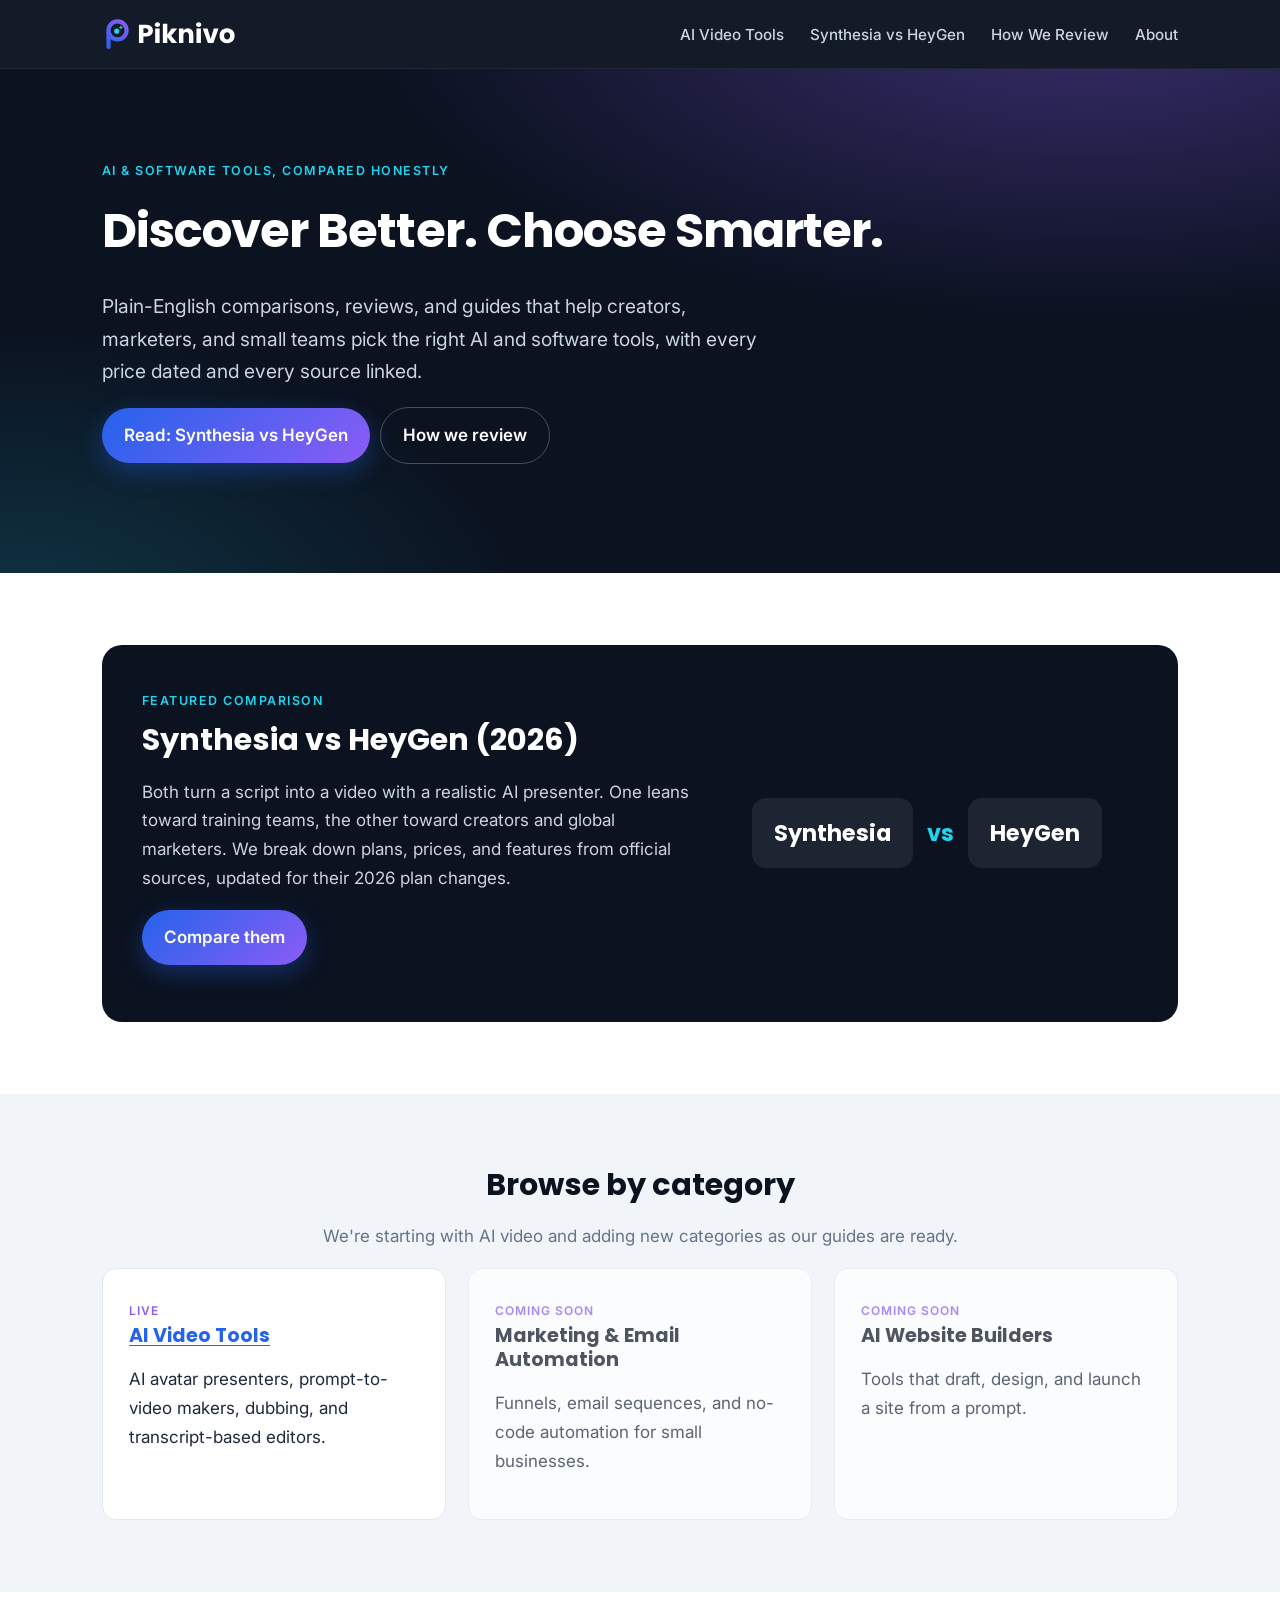
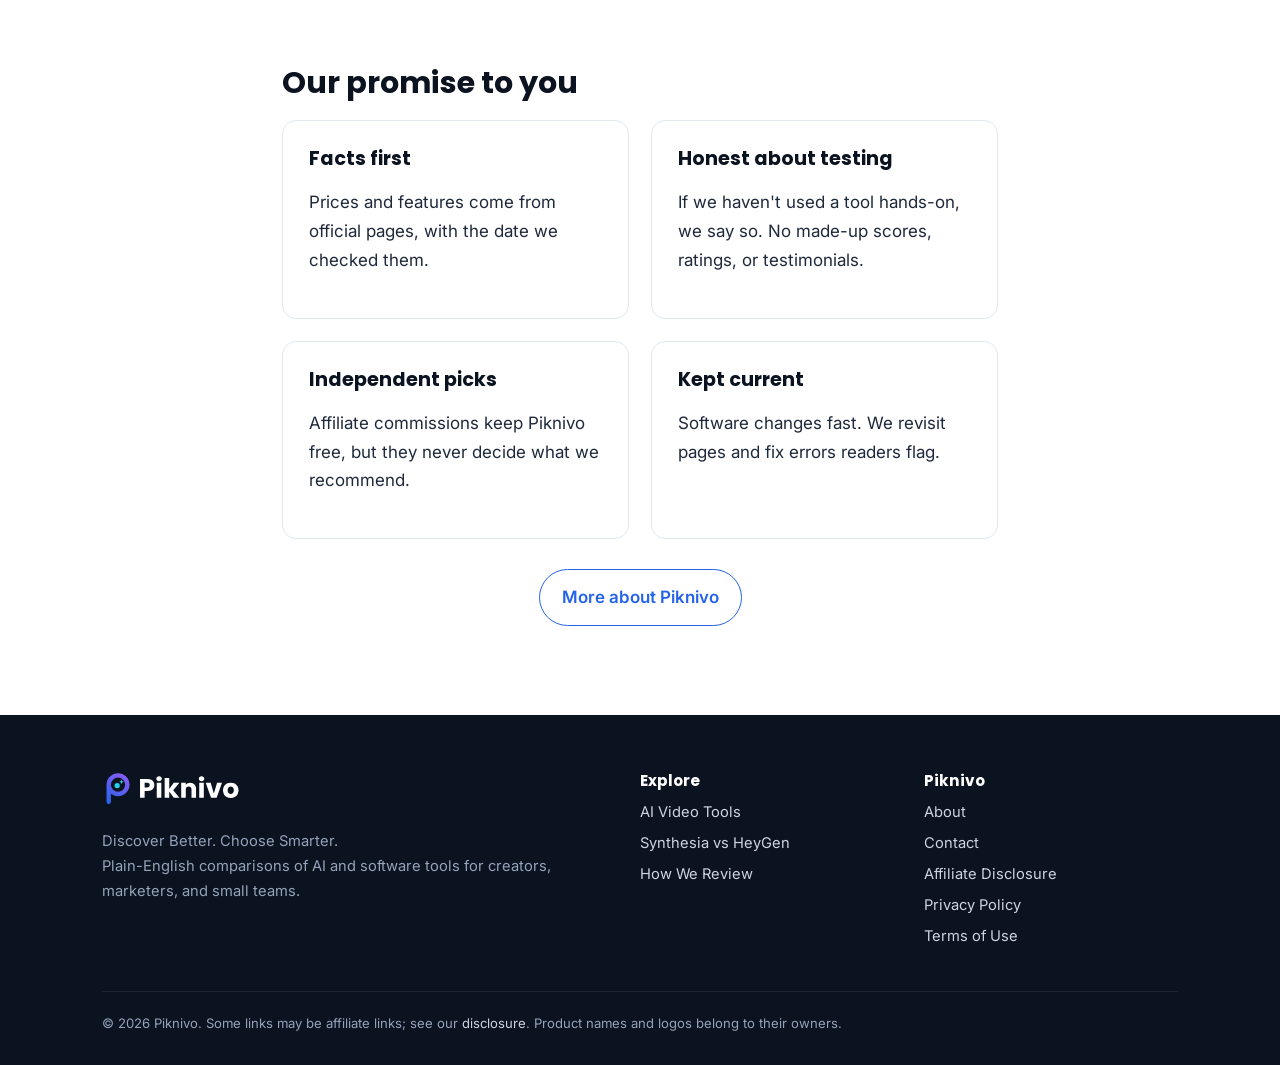
<file: index.html>
<!doctype html>
<html lang="en-US">
<head>
<meta charset="utf-8">
<meta name="viewport" content="width=device-width,initial-scale=1">
<title>Piknivo: Honest AI &amp; Software Tool Comparisons</title>
<meta name="description" content="Plain-English comparisons, reviews, and guides to AI video tools and software for creators, marketers, and small teams. Prices dated, sources linked.">
<link rel="canonical" href="https://piknivo-site.pages.dev/">
<meta property="og:type" content="website">
<meta property="og:site_name" content="Piknivo">
<meta property="og:title" content="Piknivo: Honest AI &amp; Software Tool Comparisons">
<meta property="og:description" content="Plain-English comparisons, reviews, and guides to AI video tools and software for creators, marketers, and small teams. Prices dated, sources linked.">
<meta property="og:url" content="https://piknivo-site.pages.dev/">
<meta property="og:image" content="https://piknivo-site.pages.dev/assets/img/og-default.png">
<meta name="twitter:card" content="summary_large_image">
<meta name="theme-color" content="#0B1220">
<link rel="icon" href="/favicon.ico" sizes="any">
<link rel="icon" href="/assets/brand/favicon.svg" type="image/svg+xml">
<link rel="apple-touch-icon" href="/assets/brand/favicon-180.png">
<link rel="preconnect" href="https://fonts.googleapis.com"><link rel="preconnect" href="https://fonts.gstatic.com" crossorigin>
<link href="https://fonts.googleapis.com/css2?family=Inter:wght@400;500;600&family=Poppins:wght@600;700&display=swap" rel="stylesheet">
<link rel="stylesheet" href="/assets/css/site.css">
<script async src="https://www.googletagmanager.com/gtag/js?id=G-3NCB134CXC"></script><script>window.dataLayer=window.dataLayer||[];function gtag(){dataLayer.push(arguments);}gtag('js',new Date());gtag('config','G-3NCB134CXC');</script><script type="application/ld+json">{"@context": "https://schema.org", "@type": "Organization", "name": "Piknivo", "url": "https://piknivo-site.pages.dev", "logo": "https://piknivo-site.pages.dev/assets/brand/piknivo-mark.png", "slogan": "Discover Better. Choose Smarter.", "email": "piknivo@gmail.com"}</script><script type="application/ld+json">{"@context": "https://schema.org", "@type": "WebSite", "name": "Piknivo", "url": "https://piknivo-site.pages.dev"}</script>
</head>
<body data-page-type="home" data-content-id="home">
<a class="skip" href="#main">Skip to content</a>
<header class="site"><div class="wrap">
<a class="logo" href="/" aria-label="Piknivo home"><img src="/assets/brand/piknivo-horizontal-white.svg" alt="Piknivo" width="150" height="34"></a>
<button class="menu-btn" aria-label="Menu" aria-expanded="false">☰</button>
<nav class="main" aria-label="Main"><ul><li><a href="/ai-video-tools/">AI Video Tools</a></li><li><a href="/synthesia-vs-heygen/">Synthesia vs HeyGen</a></li><li><a href="/how-we-review/">How We Review</a></li><li><a href="/about/">About</a></li></ul></nav>
</div></header>

<main id="main">

<section class="hero"><div class="wrap">
<span class="eyebrow">AI &amp; software tools, compared honestly</span>
<h1>Discover Better. Choose Smarter.</h1>
<p class="lead">Plain-English comparisons, reviews, and guides that help creators, marketers, and small teams pick the right AI and software tools, with every price dated and every source linked.</p>
<p><a class="btn btn-primary" href="/synthesia-vs-heygen/" data-track="cta" data-loc="hero">Read: Synthesia vs HeyGen</a><a class="btn btn-ghost" href="/how-we-review/" data-track="cta" data-loc="hero">How we review</a></p>
</div></section>

<section class="block"><div class="wrap">
<div class="feature">
<div><span class="eyebrow">Featured comparison</span>
<h2>Synthesia vs HeyGen (2026)</h2>
<p>Both turn a script into a video with a realistic AI presenter. One leans toward training teams, the other toward creators and global marketers. We break down plans, prices, and features from official sources, updated for their 2026 plan changes.</p>
<p><a class="btn btn-primary" href="/synthesia-vs-heygen/" data-track="cta" data-loc="featured">Compare them</a></p></div>
<div class="vs"><span>Synthesia</span><b>vs</b><span>HeyGen</span></div>
</div>
</div></section>

<section class="block alt"><div class="wrap">
<h2 class="mt0 center">Browse by category</h2>
<p class="center muted">We're starting with AI video and adding new categories as our guides are ready.</p>
<div class="grid g3">
<div class="card"><span class="tag">Live</span><h3><a class="stretch" href="/ai-video-tools/">AI Video Tools</a></h3><p>AI avatar presenters, prompt-to-video makers, dubbing, and transcript-based editors.</p></div>
<div class="card soon"><span class="tag">Coming soon</span><h3>Marketing &amp; Email Automation</h3><p>Funnels, email sequences, and no-code automation for small businesses.</p></div>
<div class="card soon"><span class="tag">Coming soon</span><h3>AI Website Builders</h3><p>Tools that draft, design, and launch a site from a prompt.</p></div>
</div>
</div></section>

<section class="block"><div class="wrap narrow">
<h2 class="mt0">Our promise to you</h2>
<div class="grid g2">
<div class="card"><h3>Facts first</h3><p>Prices and features come from official pages, with the date we checked them.</p></div>
<div class="card"><h3>Honest about testing</h3><p>If we haven't used a tool hands-on, we say so. No made-up scores, ratings, or testimonials.</p></div>
<div class="card"><h3>Independent picks</h3><p>Affiliate commissions keep Piknivo free, but they never decide what we recommend.</p></div>
<div class="card"><h3>Kept current</h3><p>Software changes fast. We revisit pages and fix errors readers flag.</p></div>
</div>
<p class="center" style="margin-top:30px"><a class="btn btn-outline" href="/about/">More about Piknivo</a></p>
</div></section>

</main>
<footer class="site"><div class="wrap">
<div class="cols">
<div><img src="/assets/brand/piknivo-horizontal-white.svg" alt="Piknivo" width="140" height="32" loading="lazy">
<p>Discover Better. Choose Smarter.<br>Plain-English comparisons of AI and software tools for creators, marketers, and small teams.</p></div>
<div><h4>Explore</h4><ul><li><a href="/ai-video-tools/">AI Video Tools</a></li><li><a href="/synthesia-vs-heygen/">Synthesia vs HeyGen</a></li><li><a href="/how-we-review/">How We Review</a></li></ul></div>
<div><h4>Piknivo</h4><ul><li><a href="/about/">About</a></li><li><a href="/contact/">Contact</a></li><li><a href="/affiliate-disclosure/">Affiliate Disclosure</a></li><li><a href="/privacy-policy/">Privacy Policy</a></li><li><a href="/terms/">Terms of Use</a></li></ul></div>
</div>
<div class="legal">© 2026 Piknivo. Some links may be affiliate links; see our <a href="/affiliate-disclosure/">disclosure</a>. Product names and logos belong to their owners.</div>
</div></footer>
<script src="/assets/js/analytics.js" defer></script>
</body>
</html>
</file>
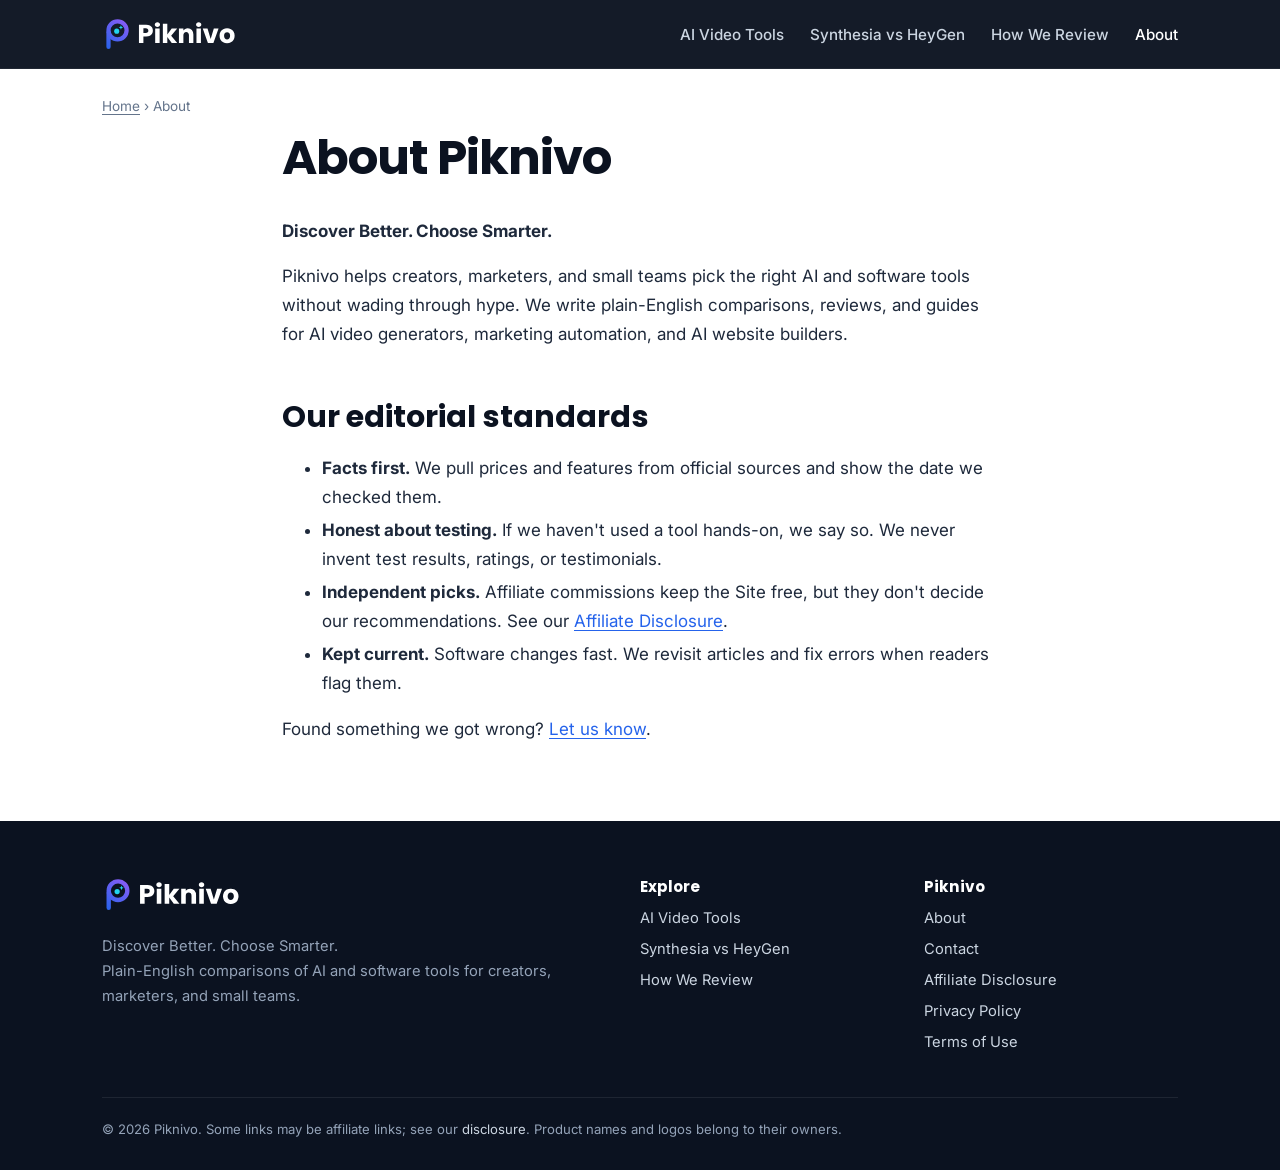
<file: about/index.html>
<!doctype html>
<html lang="en-US">
<head>
<meta charset="utf-8">
<meta name="viewport" content="width=device-width,initial-scale=1">
<title>About Piknivo | Discover Better. Choose Smarter.</title>
<meta name="description" content="Piknivo publishes plain-English, source-linked comparisons of AI and software tools. Meet our editorial standards.">
<link rel="canonical" href="https://piknivo-site.pages.dev/about/">
<meta property="og:type" content="website">
<meta property="og:site_name" content="Piknivo">
<meta property="og:title" content="About Piknivo | Discover Better. Choose Smarter.">
<meta property="og:description" content="Piknivo publishes plain-English, source-linked comparisons of AI and software tools. Meet our editorial standards.">
<meta property="og:url" content="https://piknivo-site.pages.dev/about/">
<meta property="og:image" content="https://piknivo-site.pages.dev/assets/img/og-default.png">
<meta name="twitter:card" content="summary_large_image">
<meta name="theme-color" content="#0B1220">
<link rel="icon" href="/favicon.ico" sizes="any">
<link rel="icon" href="/assets/brand/favicon.svg" type="image/svg+xml">
<link rel="apple-touch-icon" href="/assets/brand/favicon-180.png">
<link rel="preconnect" href="https://fonts.googleapis.com"><link rel="preconnect" href="https://fonts.gstatic.com" crossorigin>
<link href="https://fonts.googleapis.com/css2?family=Inter:wght@400;500;600&family=Poppins:wght@600;700&display=swap" rel="stylesheet">
<link rel="stylesheet" href="/assets/css/site.css">
<script async src="https://www.googletagmanager.com/gtag/js?id=G-3NCB134CXC"></script><script>window.dataLayer=window.dataLayer||[];function gtag(){dataLayer.push(arguments);}gtag('js',new Date());gtag('config','G-3NCB134CXC');</script><script type="application/ld+json">{"@context": "https://schema.org", "@type": "BreadcrumbList", "itemListElement": [{"@type": "ListItem", "position": 1, "name": "Home", "item": "https://piknivo-site.pages.dev/"}, {"@type": "ListItem", "position": 2, "name": "About", "item": "https://piknivo-site.pages.dev/about/"}]}</script>
</head>
<body data-page-type="static" data-content-id="about">
<a class="skip" href="#main">Skip to content</a>
<header class="site"><div class="wrap">
<a class="logo" href="/" aria-label="Piknivo home"><img src="/assets/brand/piknivo-horizontal-white.svg" alt="Piknivo" width="150" height="34"></a>
<button class="menu-btn" aria-label="Menu" aria-expanded="false">☰</button>
<nav class="main" aria-label="Main"><ul><li><a href="/ai-video-tools/">AI Video Tools</a></li><li><a href="/synthesia-vs-heygen/">Synthesia vs HeyGen</a></li><li><a href="/how-we-review/">How We Review</a></li><li><a href="/about/" aria-current="page">About</a></li></ul></nav>
</div></header>
<div class="wrap"><nav class="crumbs" aria-label="Breadcrumb"><a href="/">Home</a> › <span>About</span></nav></div>
<main id="main">
<article class="post"><div class="wrap narrow"><h1>About Piknivo</h1>
<p><strong>Discover Better. Choose Smarter.</strong></p>
<p>Piknivo helps creators, marketers, and small teams pick the right AI and software tools without wading through hype. We write plain-English comparisons, reviews, and guides for AI video generators, marketing automation, and AI website builders.</p>
<h2>Our editorial standards</h2>
<ul>
<li><strong>Facts first.</strong> We pull prices and features from official sources and show the date we checked them.</li>
<li><strong>Honest about testing.</strong> If we haven't used a tool hands-on, we say so. We never invent test results, ratings, or testimonials.</li>
<li><strong>Independent picks.</strong> Affiliate commissions keep the Site free, but they don't decide our recommendations. See our <a href="/affiliate-disclosure/">Affiliate Disclosure</a>.</li>
<li><strong>Kept current.</strong> Software changes fast. We revisit articles and fix errors when readers flag them.</li>
</ul>
<p>Found something we got wrong? <a href="/contact/">Let us know</a>.</p></div></article>
</main>
<footer class="site"><div class="wrap">
<div class="cols">
<div><img src="/assets/brand/piknivo-horizontal-white.svg" alt="Piknivo" width="140" height="32" loading="lazy">
<p>Discover Better. Choose Smarter.<br>Plain-English comparisons of AI and software tools for creators, marketers, and small teams.</p></div>
<div><h4>Explore</h4><ul><li><a href="/ai-video-tools/">AI Video Tools</a></li><li><a href="/synthesia-vs-heygen/">Synthesia vs HeyGen</a></li><li><a href="/how-we-review/">How We Review</a></li></ul></div>
<div><h4>Piknivo</h4><ul><li><a href="/about/">About</a></li><li><a href="/contact/">Contact</a></li><li><a href="/affiliate-disclosure/">Affiliate Disclosure</a></li><li><a href="/privacy-policy/">Privacy Policy</a></li><li><a href="/terms/">Terms of Use</a></li></ul></div>
</div>
<div class="legal">© 2026 Piknivo. Some links may be affiliate links; see our <a href="/affiliate-disclosure/">disclosure</a>. Product names and logos belong to their owners.</div>
</div></footer>
<script src="/assets/js/analytics.js" defer></script>
</body>
</html>
</file>
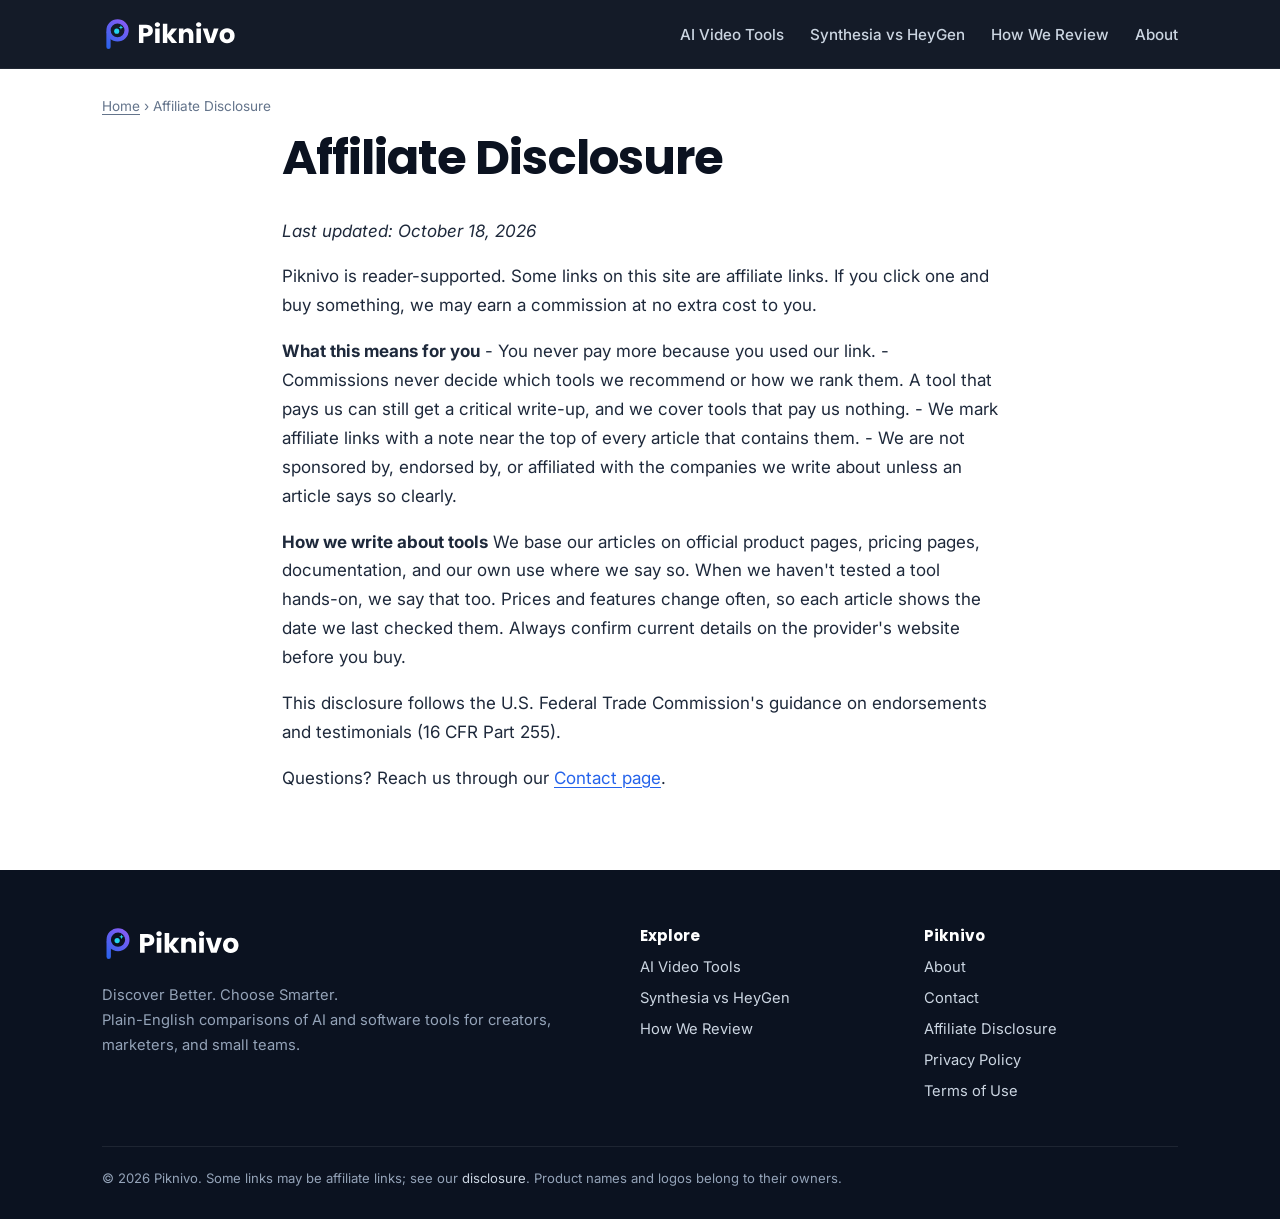
<file: affiliate-disclosure/index.html>
<!doctype html>
<html lang="en-US">
<head>
<meta charset="utf-8">
<meta name="viewport" content="width=device-width,initial-scale=1">
<title>Affiliate Disclosure | Piknivo</title>
<meta name="description" content="How Piknivo earns money through affiliate links, and why commissions never change our recommendations.">
<link rel="canonical" href="https://piknivo-site.pages.dev/affiliate-disclosure/">
<meta property="og:type" content="website">
<meta property="og:site_name" content="Piknivo">
<meta property="og:title" content="Affiliate Disclosure | Piknivo">
<meta property="og:description" content="How Piknivo earns money through affiliate links, and why commissions never change our recommendations.">
<meta property="og:url" content="https://piknivo-site.pages.dev/affiliate-disclosure/">
<meta property="og:image" content="https://piknivo-site.pages.dev/assets/img/og-default.png">
<meta name="twitter:card" content="summary_large_image">
<meta name="theme-color" content="#0B1220">
<link rel="icon" href="/favicon.ico" sizes="any">
<link rel="icon" href="/assets/brand/favicon.svg" type="image/svg+xml">
<link rel="apple-touch-icon" href="/assets/brand/favicon-180.png">
<link rel="preconnect" href="https://fonts.googleapis.com"><link rel="preconnect" href="https://fonts.gstatic.com" crossorigin>
<link href="https://fonts.googleapis.com/css2?family=Inter:wght@400;500;600&family=Poppins:wght@600;700&display=swap" rel="stylesheet">
<link rel="stylesheet" href="/assets/css/site.css">
<script async src="https://www.googletagmanager.com/gtag/js?id=G-3NCB134CXC"></script><script>window.dataLayer=window.dataLayer||[];function gtag(){dataLayer.push(arguments);}gtag('js',new Date());gtag('config','G-3NCB134CXC');</script><script type="application/ld+json">{"@context": "https://schema.org", "@type": "BreadcrumbList", "itemListElement": [{"@type": "ListItem", "position": 1, "name": "Home", "item": "https://piknivo-site.pages.dev/"}, {"@type": "ListItem", "position": 2, "name": "Affiliate Disclosure", "item": "https://piknivo-site.pages.dev/affiliate-disclosure/"}]}</script>
</head>
<body data-page-type="static" data-content-id="affiliate-disclosure">
<a class="skip" href="#main">Skip to content</a>
<header class="site"><div class="wrap">
<a class="logo" href="/" aria-label="Piknivo home"><img src="/assets/brand/piknivo-horizontal-white.svg" alt="Piknivo" width="150" height="34"></a>
<button class="menu-btn" aria-label="Menu" aria-expanded="false">☰</button>
<nav class="main" aria-label="Main"><ul><li><a href="/ai-video-tools/">AI Video Tools</a></li><li><a href="/synthesia-vs-heygen/">Synthesia vs HeyGen</a></li><li><a href="/how-we-review/">How We Review</a></li><li><a href="/about/">About</a></li></ul></nav>
</div></header>
<div class="wrap"><nav class="crumbs" aria-label="Breadcrumb"><a href="/">Home</a> › <span>Affiliate Disclosure</span></nav></div>
<main id="main">
<article class="post"><div class="wrap narrow"><h1>Affiliate Disclosure</h1>
<p><em>Last updated: October 18, 2026</em></p>
<p>Piknivo is reader-supported. Some links on this site are affiliate links. If you click one and buy something, we may earn a commission at no extra cost to you.</p>
<p><strong>What this means for you</strong>
- You never pay more because you used our link.
- Commissions never decide which tools we recommend or how we rank them. A tool that pays us can still get a critical write-up, and we cover tools that pay us nothing.
- We mark affiliate links with a note near the top of every article that contains them.
- We are not sponsored by, endorsed by, or affiliated with the companies we write about unless an article says so clearly.</p>
<p><strong>How we write about tools</strong>
We base our articles on official product pages, pricing pages, documentation, and our own use where we say so. When we haven't tested a tool hands-on, we say that too. Prices and features change often, so each article shows the date we last checked them. Always confirm current details on the provider's website before you buy.</p>
<p>This disclosure follows the U.S. Federal Trade Commission's guidance on endorsements and testimonials (16 CFR Part 255).</p>
<p>Questions? Reach us through our <a href="/contact/">Contact page</a>.</p></div></article>
</main>
<footer class="site"><div class="wrap">
<div class="cols">
<div><img src="/assets/brand/piknivo-horizontal-white.svg" alt="Piknivo" width="140" height="32" loading="lazy">
<p>Discover Better. Choose Smarter.<br>Plain-English comparisons of AI and software tools for creators, marketers, and small teams.</p></div>
<div><h4>Explore</h4><ul><li><a href="/ai-video-tools/">AI Video Tools</a></li><li><a href="/synthesia-vs-heygen/">Synthesia vs HeyGen</a></li><li><a href="/how-we-review/">How We Review</a></li></ul></div>
<div><h4>Piknivo</h4><ul><li><a href="/about/">About</a></li><li><a href="/contact/">Contact</a></li><li><a href="/affiliate-disclosure/">Affiliate Disclosure</a></li><li><a href="/privacy-policy/">Privacy Policy</a></li><li><a href="/terms/">Terms of Use</a></li></ul></div>
</div>
<div class="legal">© 2026 Piknivo. Some links may be affiliate links; see our <a href="/affiliate-disclosure/">disclosure</a>. Product names and logos belong to their owners.</div>
</div></footer>
<script src="/assets/js/analytics.js" defer></script>
</body>
</html>
</file>
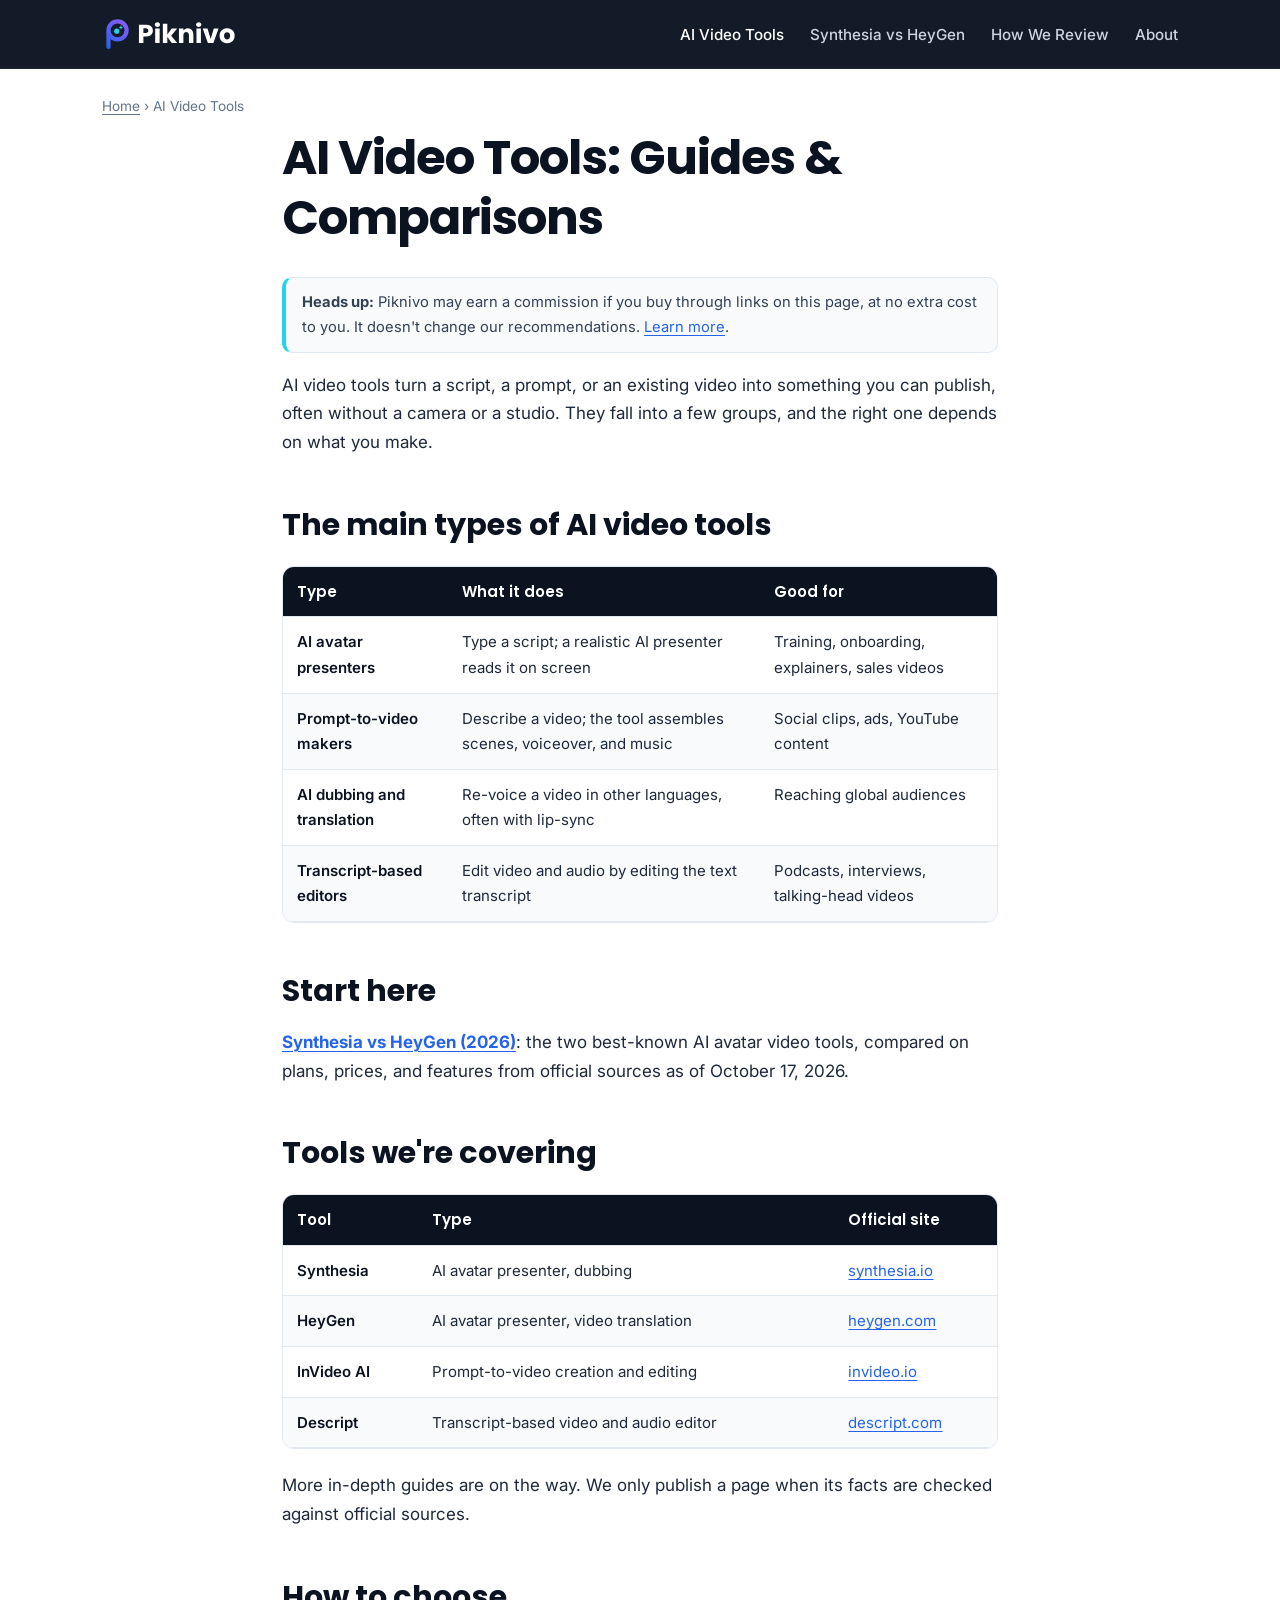
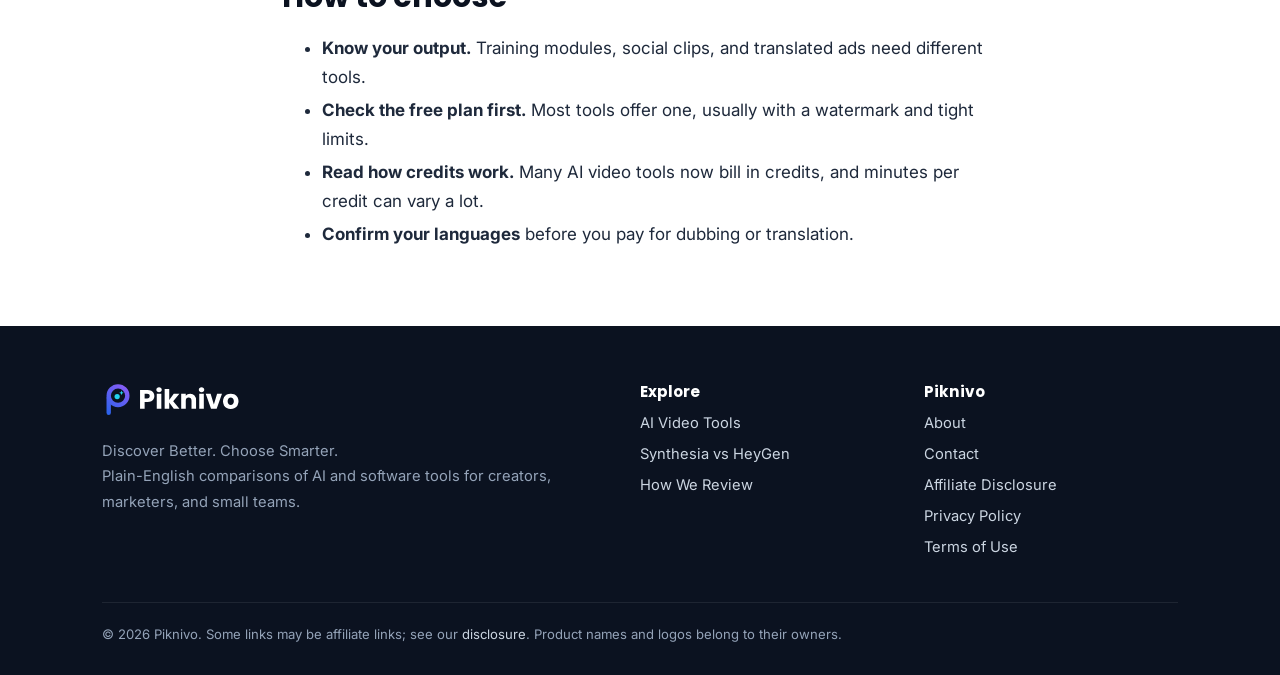
<file: ai-video-tools/index.html>
<!doctype html>
<html lang="en-US">
<head>
<meta charset="utf-8">
<meta name="viewport" content="width=device-width,initial-scale=1">
<title>AI Video Tools: Guides &amp; Comparisons (2026) | Piknivo</title>
<meta name="description" content="What AI video tools do, the main types, and how to choose, plus our comparisons of Synthesia, HeyGen, and more.">
<link rel="canonical" href="https://piknivo-site.pages.dev/ai-video-tools/">
<meta property="og:type" content="website">
<meta property="og:site_name" content="Piknivo">
<meta property="og:title" content="AI Video Tools: Guides &amp; Comparisons (2026) | Piknivo">
<meta property="og:description" content="What AI video tools do, the main types, and how to choose, plus our comparisons of Synthesia, HeyGen, and more.">
<meta property="og:url" content="https://piknivo-site.pages.dev/ai-video-tools/">
<meta property="og:image" content="https://piknivo-site.pages.dev/assets/img/og-default.png">
<meta name="twitter:card" content="summary_large_image">
<meta name="theme-color" content="#0B1220">
<link rel="icon" href="/favicon.ico" sizes="any">
<link rel="icon" href="/assets/brand/favicon.svg" type="image/svg+xml">
<link rel="apple-touch-icon" href="/assets/brand/favicon-180.png">
<link rel="preconnect" href="https://fonts.googleapis.com"><link rel="preconnect" href="https://fonts.gstatic.com" crossorigin>
<link href="https://fonts.googleapis.com/css2?family=Inter:wght@400;500;600&family=Poppins:wght@600;700&display=swap" rel="stylesheet">
<link rel="stylesheet" href="/assets/css/site.css">
<script async src="https://www.googletagmanager.com/gtag/js?id=G-3NCB134CXC"></script><script>window.dataLayer=window.dataLayer||[];function gtag(){dataLayer.push(arguments);}gtag('js',new Date());gtag('config','G-3NCB134CXC');</script><script type="application/ld+json">{"@context": "https://schema.org", "@type": "BreadcrumbList", "itemListElement": [{"@type": "ListItem", "position": 1, "name": "Home", "item": "https://piknivo-site.pages.dev/"}, {"@type": "ListItem", "position": 2, "name": "AI Video Tools", "item": "https://piknivo-site.pages.dev/ai-video-tools/"}]}</script>
</head>
<body data-page-type="category" data-content-id="ai-video-tools">
<a class="skip" href="#main">Skip to content</a>
<header class="site"><div class="wrap">
<a class="logo" href="/" aria-label="Piknivo home"><img src="/assets/brand/piknivo-horizontal-white.svg" alt="Piknivo" width="150" height="34"></a>
<button class="menu-btn" aria-label="Menu" aria-expanded="false">☰</button>
<nav class="main" aria-label="Main"><ul><li><a href="/ai-video-tools/" aria-current="page">AI Video Tools</a></li><li><a href="/synthesia-vs-heygen/">Synthesia vs HeyGen</a></li><li><a href="/how-we-review/">How We Review</a></li><li><a href="/about/">About</a></li></ul></nav>
</div></header>
<div class="wrap"><nav class="crumbs" aria-label="Breadcrumb"><a href="/">Home</a> › <span>AI Video Tools</span></nav></div>
<main id="main">
<article class="post"><div class="wrap narrow"><h1>AI Video Tools: Guides &amp; Comparisons</h1><p class="disclosure"><strong>Heads up:</strong> Piknivo may earn a commission if you buy through links on this page, at no extra cost to you. It doesn't change our recommendations. <a href="/affiliate-disclosure/">Learn more</a>.</p>
<p>AI video tools turn a script, a prompt, or an existing video into something you can publish, often without a camera or a studio. They fall into a few groups, and the right one depends on what you make.</p>
<h2>The main types of AI video tools</h2>
<div class="table-wrap"><table>
<thead>
<tr>
<th>Type</th>
<th>What it does</th>
<th>Good for</th>
</tr>
</thead>
<tbody>
<tr>
<td>AI avatar presenters</td>
<td>Type a script; a realistic AI presenter reads it on screen</td>
<td>Training, onboarding, explainers, sales videos</td>
</tr>
<tr>
<td>Prompt-to-video makers</td>
<td>Describe a video; the tool assembles scenes, voiceover, and music</td>
<td>Social clips, ads, YouTube content</td>
</tr>
<tr>
<td>AI dubbing and translation</td>
<td>Re-voice a video in other languages, often with lip-sync</td>
<td>Reaching global audiences</td>
</tr>
<tr>
<td>Transcript-based editors</td>
<td>Edit video and audio by editing the text transcript</td>
<td>Podcasts, interviews, talking-head videos</td>
</tr>
</tbody>
</table></div>
<h2>Start here</h2>
<p><strong><a href="/synthesia-vs-heygen/">Synthesia vs HeyGen (2026)</a></strong>: the two best-known AI avatar video tools, compared on plans, prices, and features from official sources as of October 17, 2026.</p>
<h2>Tools we're covering</h2>
<div class="table-wrap"><table>
<thead>
<tr>
<th>Tool</th>
<th>Type</th>
<th>Official site</th>
</tr>
</thead>
<tbody>
<tr>
<td>Synthesia</td>
<td>AI avatar presenter, dubbing</td>
<td><a href="https://www.synthesia.io/" target="_blank" rel="noopener" data-track="official" data-tool="synthesia" data-loc="hub_table">synthesia.io</a></td>
</tr>
<tr>
<td>HeyGen</td>
<td>AI avatar presenter, video translation</td>
<td><a href="https://www.heygen.com/" target="_blank" rel="noopener" data-track="official" data-tool="heygen" data-loc="hub_table">heygen.com</a></td>
</tr>
<tr>
<td>InVideo AI</td>
<td>Prompt-to-video creation and editing</td>
<td><a href="https://invideo.io/" target="_blank" rel="noopener" data-track="official" data-tool="invideo" data-loc="hub_table">invideo.io</a></td>
</tr>
<tr>
<td>Descript</td>
<td>Transcript-based video and audio editor</td>
<td><a href="https://www.descript.com/" target="_blank" rel="noopener" data-track="official" data-tool="descript" data-loc="hub_table">descript.com</a></td>
</tr>
</tbody>
</table></div>
<p>More in-depth guides are on the way. We only publish a page when its facts are checked against official sources.</p>
<h2>How to choose</h2>
<ul>
<li><strong>Know your output.</strong> Training modules, social clips, and translated ads need different tools.</li>
<li><strong>Check the free plan first.</strong> Most tools offer one, usually with a watermark and tight limits.</li>
<li><strong>Read how credits work.</strong> Many AI video tools now bill in credits, and minutes per credit can vary a lot.</li>
<li><strong>Confirm your languages</strong> before you pay for dubbing or translation.</li>
</ul></div></article>
</main>
<footer class="site"><div class="wrap">
<div class="cols">
<div><img src="/assets/brand/piknivo-horizontal-white.svg" alt="Piknivo" width="140" height="32" loading="lazy">
<p>Discover Better. Choose Smarter.<br>Plain-English comparisons of AI and software tools for creators, marketers, and small teams.</p></div>
<div><h4>Explore</h4><ul><li><a href="/ai-video-tools/">AI Video Tools</a></li><li><a href="/synthesia-vs-heygen/">Synthesia vs HeyGen</a></li><li><a href="/how-we-review/">How We Review</a></li></ul></div>
<div><h4>Piknivo</h4><ul><li><a href="/about/">About</a></li><li><a href="/contact/">Contact</a></li><li><a href="/affiliate-disclosure/">Affiliate Disclosure</a></li><li><a href="/privacy-policy/">Privacy Policy</a></li><li><a href="/terms/">Terms of Use</a></li></ul></div>
</div>
<div class="legal">© 2026 Piknivo. Some links may be affiliate links; see our <a href="/affiliate-disclosure/">disclosure</a>. Product names and logos belong to their owners.</div>
</div></footer>
<script src="/assets/js/analytics.js" defer></script>
</body>
</html>
</file>
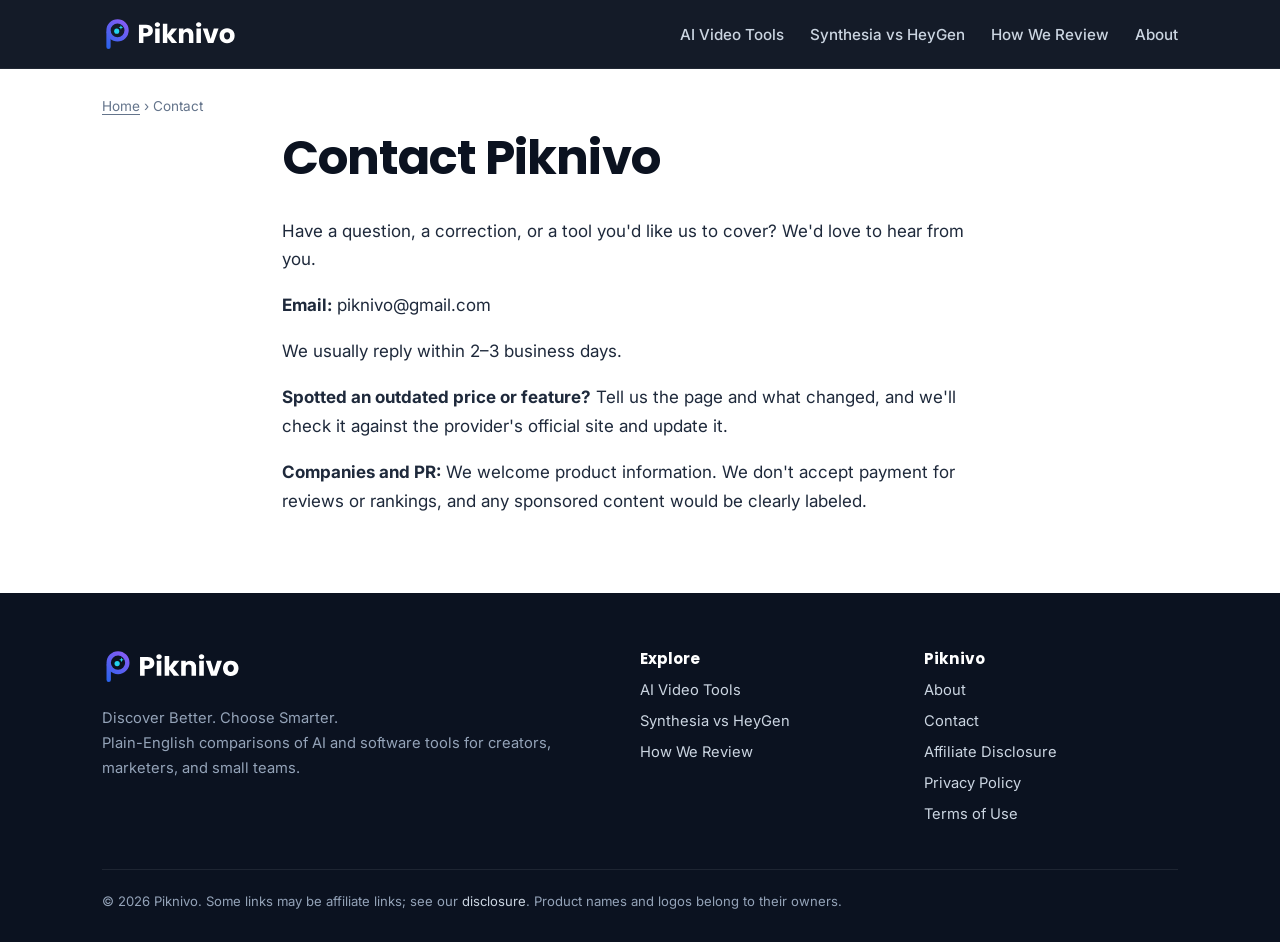
<file: contact/index.html>
<!doctype html>
<html lang="en-US">
<head>
<meta charset="utf-8">
<meta name="viewport" content="width=device-width,initial-scale=1">
<title>Contact Piknivo</title>
<meta name="description" content="Questions, corrections, or tool suggestions? Here&#x27;s how to reach Piknivo.">
<link rel="canonical" href="https://piknivo-site.pages.dev/contact/">
<meta property="og:type" content="website">
<meta property="og:site_name" content="Piknivo">
<meta property="og:title" content="Contact Piknivo">
<meta property="og:description" content="Questions, corrections, or tool suggestions? Here&#x27;s how to reach Piknivo.">
<meta property="og:url" content="https://piknivo-site.pages.dev/contact/">
<meta property="og:image" content="https://piknivo-site.pages.dev/assets/img/og-default.png">
<meta name="twitter:card" content="summary_large_image">
<meta name="theme-color" content="#0B1220">
<link rel="icon" href="/favicon.ico" sizes="any">
<link rel="icon" href="/assets/brand/favicon.svg" type="image/svg+xml">
<link rel="apple-touch-icon" href="/assets/brand/favicon-180.png">
<link rel="preconnect" href="https://fonts.googleapis.com"><link rel="preconnect" href="https://fonts.gstatic.com" crossorigin>
<link href="https://fonts.googleapis.com/css2?family=Inter:wght@400;500;600&family=Poppins:wght@600;700&display=swap" rel="stylesheet">
<link rel="stylesheet" href="/assets/css/site.css">
<script async src="https://www.googletagmanager.com/gtag/js?id=G-3NCB134CXC"></script><script>window.dataLayer=window.dataLayer||[];function gtag(){dataLayer.push(arguments);}gtag('js',new Date());gtag('config','G-3NCB134CXC');</script><script type="application/ld+json">{"@context": "https://schema.org", "@type": "BreadcrumbList", "itemListElement": [{"@type": "ListItem", "position": 1, "name": "Home", "item": "https://piknivo-site.pages.dev/"}, {"@type": "ListItem", "position": 2, "name": "Contact", "item": "https://piknivo-site.pages.dev/contact/"}]}</script>
</head>
<body data-page-type="static" data-content-id="contact">
<a class="skip" href="#main">Skip to content</a>
<header class="site"><div class="wrap">
<a class="logo" href="/" aria-label="Piknivo home"><img src="/assets/brand/piknivo-horizontal-white.svg" alt="Piknivo" width="150" height="34"></a>
<button class="menu-btn" aria-label="Menu" aria-expanded="false">☰</button>
<nav class="main" aria-label="Main"><ul><li><a href="/ai-video-tools/">AI Video Tools</a></li><li><a href="/synthesia-vs-heygen/">Synthesia vs HeyGen</a></li><li><a href="/how-we-review/">How We Review</a></li><li><a href="/about/">About</a></li></ul></nav>
</div></header>
<div class="wrap"><nav class="crumbs" aria-label="Breadcrumb"><a href="/">Home</a> › <span>Contact</span></nav></div>
<main id="main">
<article class="post"><div class="wrap narrow"><h1>Contact Piknivo</h1>
<p>Have a question, a correction, or a tool you'd like us to cover? We'd love to hear from you.</p>
<p><strong>Email:</strong> piknivo@gmail.com</p>
<p>We usually reply within 2–3 business days.</p>
<p><strong>Spotted an outdated price or feature?</strong> Tell us the page and what changed, and we'll check it against the provider's official site and update it.</p>
<p><strong>Companies and PR:</strong> We welcome product information. We don't accept payment for reviews or rankings, and any sponsored content would be clearly labeled.</p></div></article>
</main>
<footer class="site"><div class="wrap">
<div class="cols">
<div><img src="/assets/brand/piknivo-horizontal-white.svg" alt="Piknivo" width="140" height="32" loading="lazy">
<p>Discover Better. Choose Smarter.<br>Plain-English comparisons of AI and software tools for creators, marketers, and small teams.</p></div>
<div><h4>Explore</h4><ul><li><a href="/ai-video-tools/">AI Video Tools</a></li><li><a href="/synthesia-vs-heygen/">Synthesia vs HeyGen</a></li><li><a href="/how-we-review/">How We Review</a></li></ul></div>
<div><h4>Piknivo</h4><ul><li><a href="/about/">About</a></li><li><a href="/contact/">Contact</a></li><li><a href="/affiliate-disclosure/">Affiliate Disclosure</a></li><li><a href="/privacy-policy/">Privacy Policy</a></li><li><a href="/terms/">Terms of Use</a></li></ul></div>
</div>
<div class="legal">© 2026 Piknivo. Some links may be affiliate links; see our <a href="/affiliate-disclosure/">disclosure</a>. Product names and logos belong to their owners.</div>
</div></footer>
<script src="/assets/js/analytics.js" defer></script>
</body>
</html>
</file>
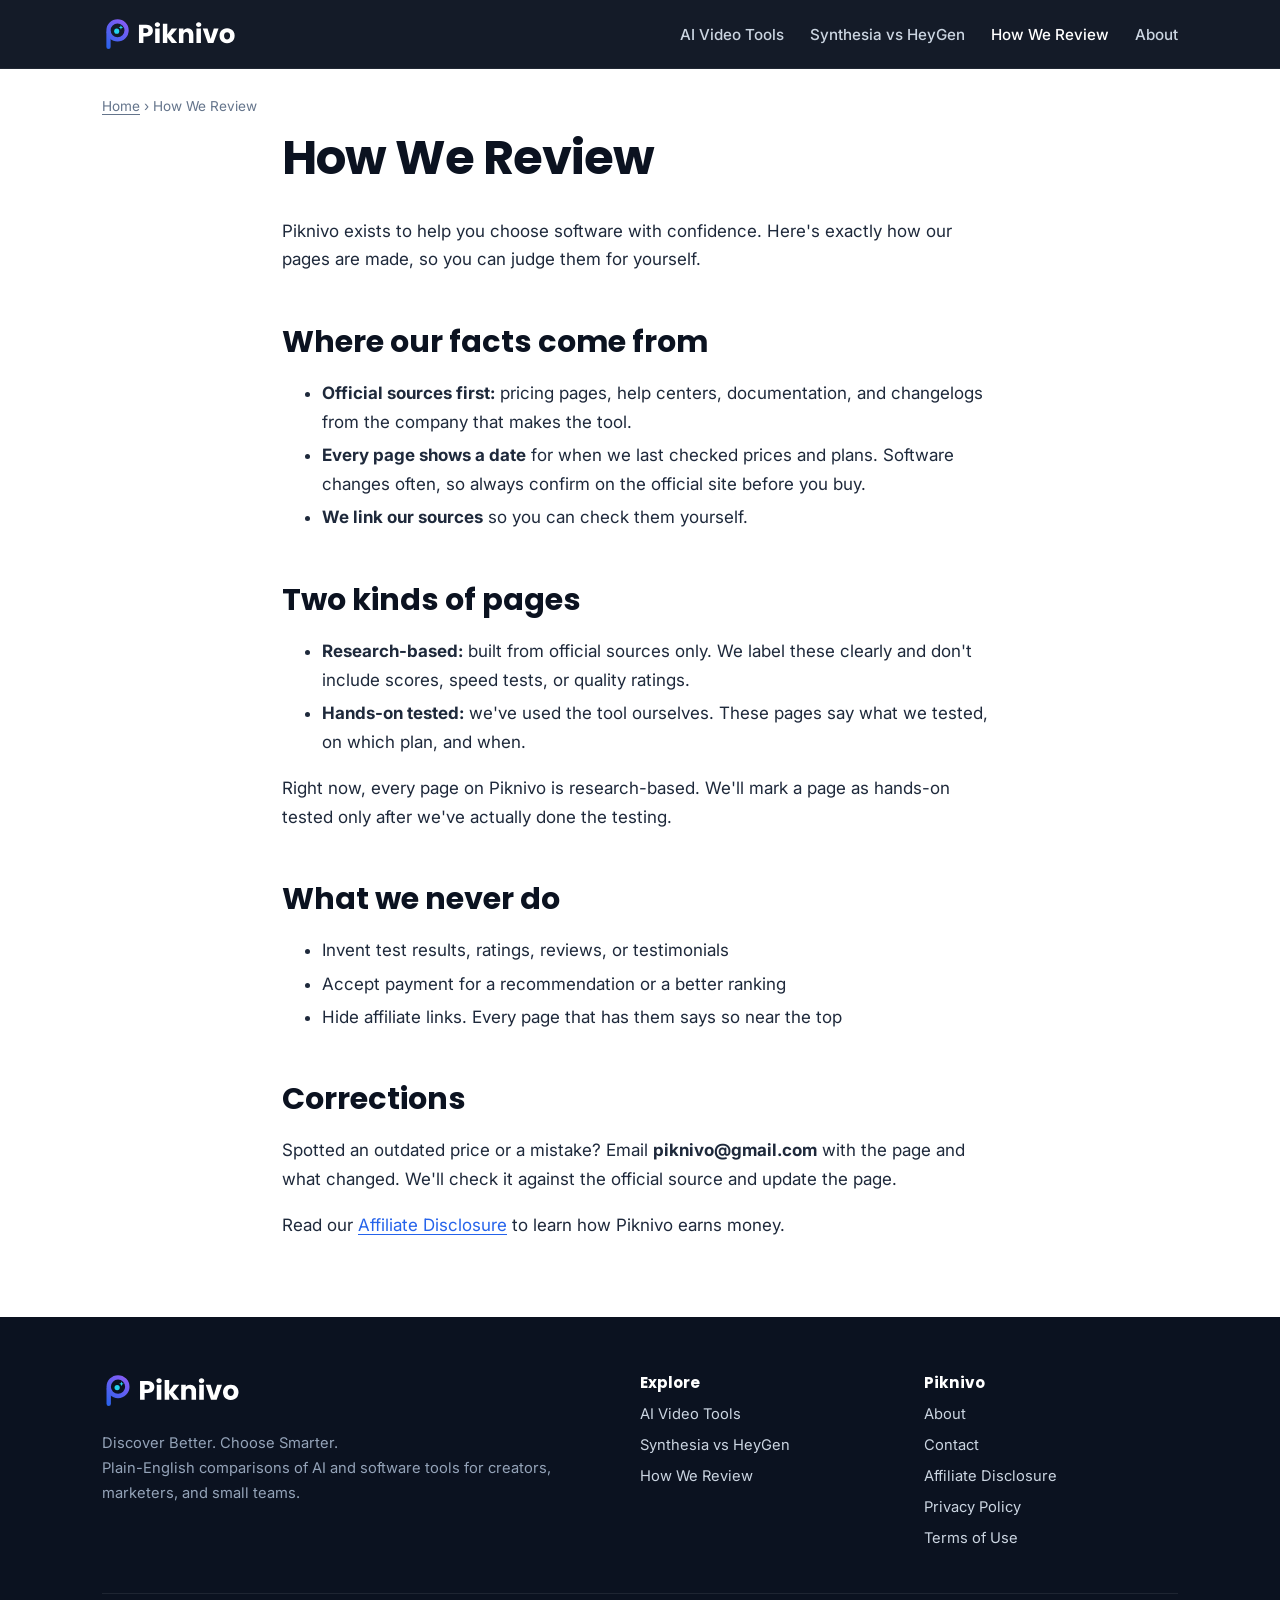
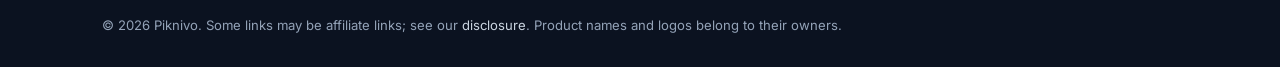
<file: how-we-review/index.html>
<!doctype html>
<html lang="en-US">
<head>
<meta charset="utf-8">
<meta name="viewport" content="width=device-width,initial-scale=1">
<title>How We Review Software | Piknivo</title>
<meta name="description" content="How Piknivo researches and labels its software comparisons: official sources, dated prices, clear testing labels, and no invented ratings.">
<link rel="canonical" href="https://piknivo-site.pages.dev/how-we-review/">
<meta property="og:type" content="website">
<meta property="og:site_name" content="Piknivo">
<meta property="og:title" content="How We Review Software | Piknivo">
<meta property="og:description" content="How Piknivo researches and labels its software comparisons: official sources, dated prices, clear testing labels, and no invented ratings.">
<meta property="og:url" content="https://piknivo-site.pages.dev/how-we-review/">
<meta property="og:image" content="https://piknivo-site.pages.dev/assets/img/og-default.png">
<meta name="twitter:card" content="summary_large_image">
<meta name="theme-color" content="#0B1220">
<link rel="icon" href="/favicon.ico" sizes="any">
<link rel="icon" href="/assets/brand/favicon.svg" type="image/svg+xml">
<link rel="apple-touch-icon" href="/assets/brand/favicon-180.png">
<link rel="preconnect" href="https://fonts.googleapis.com"><link rel="preconnect" href="https://fonts.gstatic.com" crossorigin>
<link href="https://fonts.googleapis.com/css2?family=Inter:wght@400;500;600&family=Poppins:wght@600;700&display=swap" rel="stylesheet">
<link rel="stylesheet" href="/assets/css/site.css">
<script async src="https://www.googletagmanager.com/gtag/js?id=G-3NCB134CXC"></script><script>window.dataLayer=window.dataLayer||[];function gtag(){dataLayer.push(arguments);}gtag('js',new Date());gtag('config','G-3NCB134CXC');</script><script type="application/ld+json">{"@context": "https://schema.org", "@type": "BreadcrumbList", "itemListElement": [{"@type": "ListItem", "position": 1, "name": "Home", "item": "https://piknivo-site.pages.dev/"}, {"@type": "ListItem", "position": 2, "name": "How We Review", "item": "https://piknivo-site.pages.dev/how-we-review/"}]}</script>
</head>
<body data-page-type="static" data-content-id="how-we-review">
<a class="skip" href="#main">Skip to content</a>
<header class="site"><div class="wrap">
<a class="logo" href="/" aria-label="Piknivo home"><img src="/assets/brand/piknivo-horizontal-white.svg" alt="Piknivo" width="150" height="34"></a>
<button class="menu-btn" aria-label="Menu" aria-expanded="false">☰</button>
<nav class="main" aria-label="Main"><ul><li><a href="/ai-video-tools/">AI Video Tools</a></li><li><a href="/synthesia-vs-heygen/">Synthesia vs HeyGen</a></li><li><a href="/how-we-review/" aria-current="page">How We Review</a></li><li><a href="/about/">About</a></li></ul></nav>
</div></header>
<div class="wrap"><nav class="crumbs" aria-label="Breadcrumb"><a href="/">Home</a> › <span>How We Review</span></nav></div>
<main id="main">
<article class="post"><div class="wrap narrow"><h1>How We Review</h1>
<p>Piknivo exists to help you choose software with confidence. Here's exactly how our pages are made, so you can judge them for yourself.</p>
<h2>Where our facts come from</h2>
<ul>
<li><strong>Official sources first:</strong> pricing pages, help centers, documentation, and changelogs from the company that makes the tool.</li>
<li><strong>Every page shows a date</strong> for when we last checked prices and plans. Software changes often, so always confirm on the official site before you buy.</li>
<li><strong>We link our sources</strong> so you can check them yourself.</li>
</ul>
<h2>Two kinds of pages</h2>
<ul>
<li><strong>Research-based:</strong> built from official sources only. We label these clearly and don't include scores, speed tests, or quality ratings.</li>
<li><strong>Hands-on tested:</strong> we've used the tool ourselves. These pages say what we tested, on which plan, and when.</li>
</ul>
<p>Right now, every page on Piknivo is research-based. We'll mark a page as hands-on tested only after we've actually done the testing.</p>
<h2>What we never do</h2>
<ul>
<li>Invent test results, ratings, reviews, or testimonials</li>
<li>Accept payment for a recommendation or a better ranking</li>
<li>Hide affiliate links. Every page that has them says so near the top</li>
</ul>
<h2>Corrections</h2>
<p>Spotted an outdated price or a mistake? Email <strong>piknivo@gmail.com</strong> with the page and what changed. We'll check it against the official source and update the page.</p>
<p>Read our <a href="/affiliate-disclosure/">Affiliate Disclosure</a> to learn how Piknivo earns money.</p></div></article>
</main>
<footer class="site"><div class="wrap">
<div class="cols">
<div><img src="/assets/brand/piknivo-horizontal-white.svg" alt="Piknivo" width="140" height="32" loading="lazy">
<p>Discover Better. Choose Smarter.<br>Plain-English comparisons of AI and software tools for creators, marketers, and small teams.</p></div>
<div><h4>Explore</h4><ul><li><a href="/ai-video-tools/">AI Video Tools</a></li><li><a href="/synthesia-vs-heygen/">Synthesia vs HeyGen</a></li><li><a href="/how-we-review/">How We Review</a></li></ul></div>
<div><h4>Piknivo</h4><ul><li><a href="/about/">About</a></li><li><a href="/contact/">Contact</a></li><li><a href="/affiliate-disclosure/">Affiliate Disclosure</a></li><li><a href="/privacy-policy/">Privacy Policy</a></li><li><a href="/terms/">Terms of Use</a></li></ul></div>
</div>
<div class="legal">© 2026 Piknivo. Some links may be affiliate links; see our <a href="/affiliate-disclosure/">disclosure</a>. Product names and logos belong to their owners.</div>
</div></footer>
<script src="/assets/js/analytics.js" defer></script>
</body>
</html>
</file>
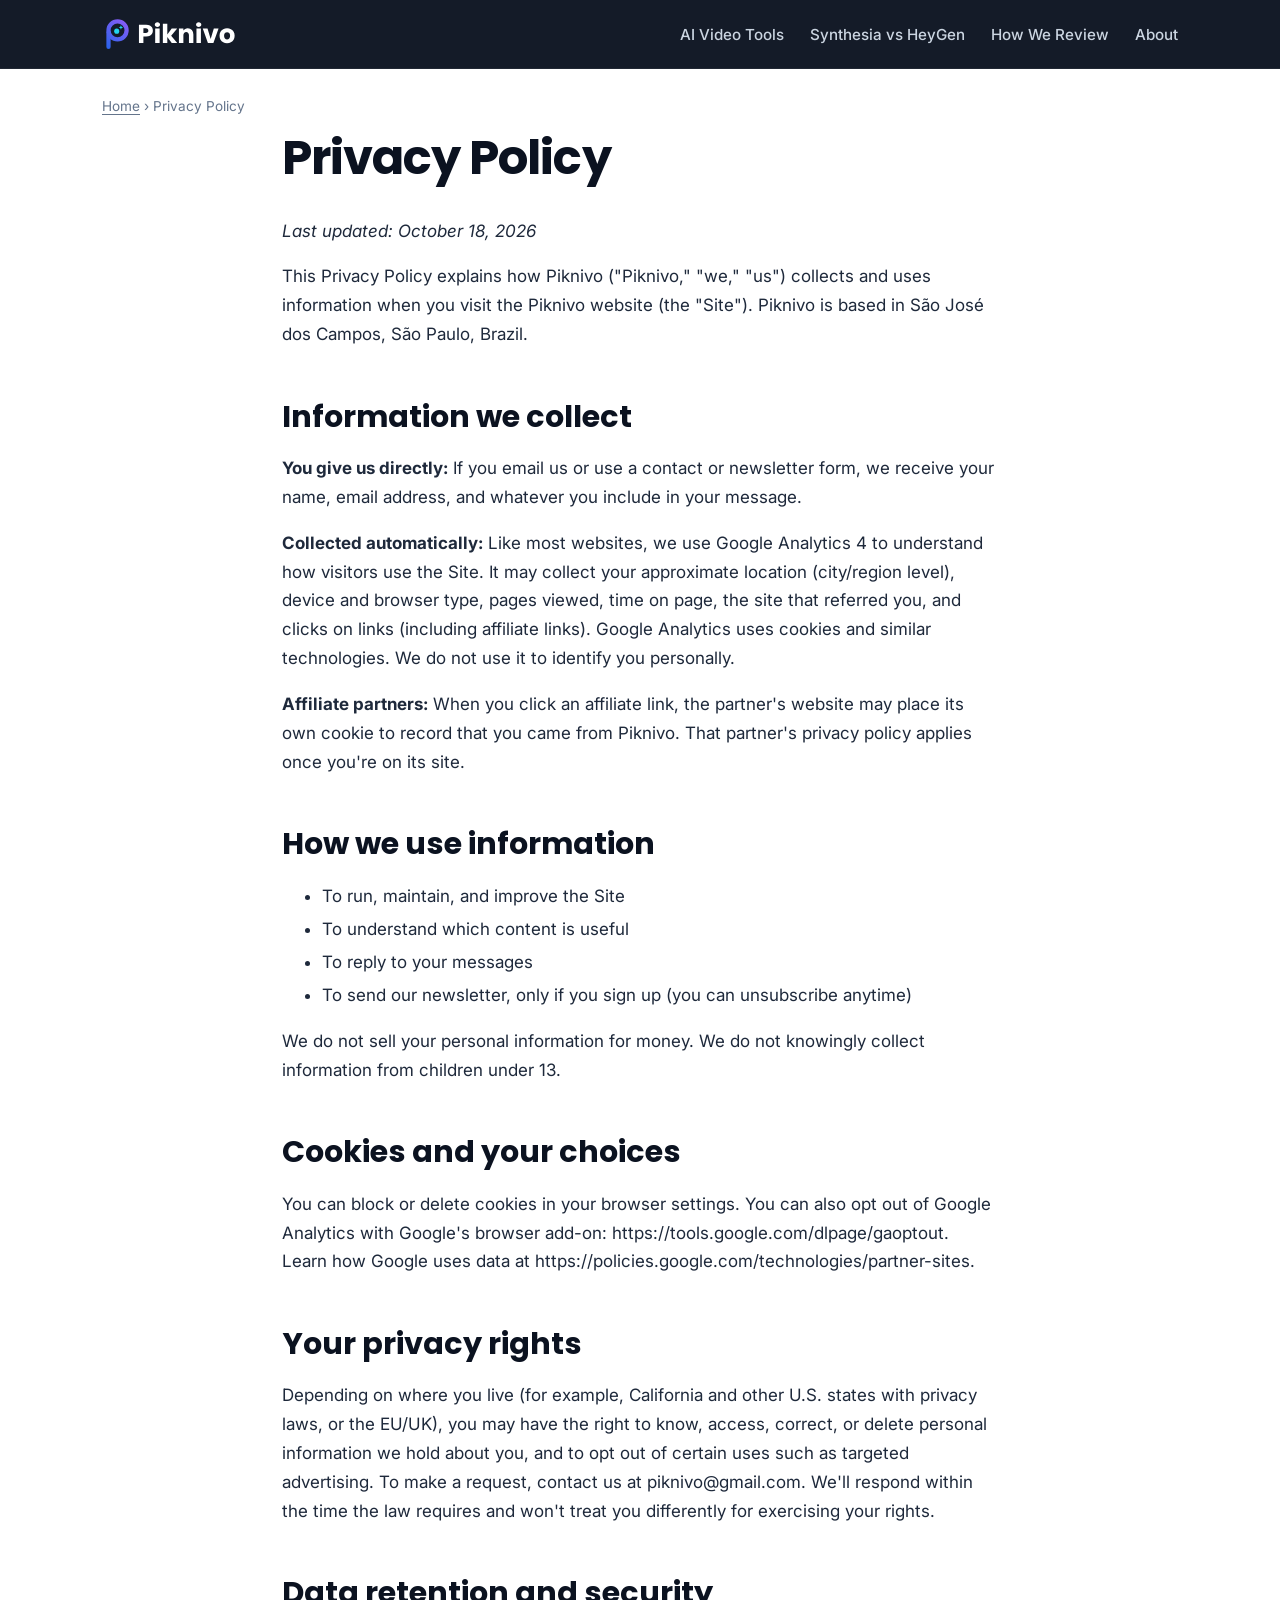
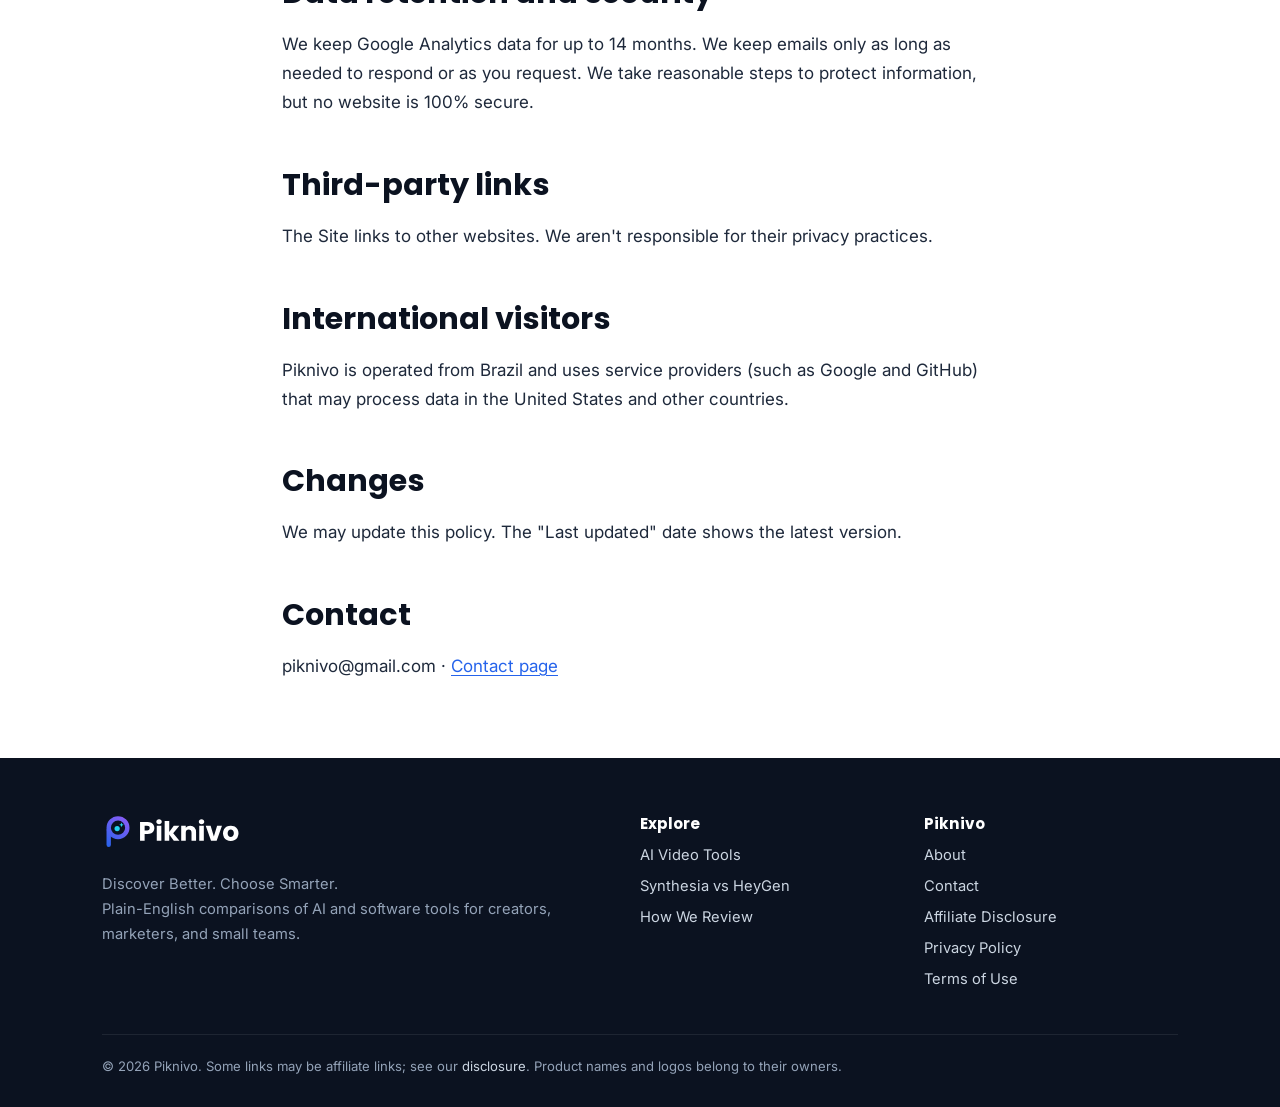
<file: privacy-policy/index.html>
<!doctype html>
<html lang="en-US">
<head>
<meta charset="utf-8">
<meta name="viewport" content="width=device-width,initial-scale=1">
<title>Privacy Policy | Piknivo</title>
<meta name="description" content="How Piknivo collects and uses information, including analytics and affiliate cookies, and your privacy choices.">
<link rel="canonical" href="https://piknivo-site.pages.dev/privacy-policy/">
<meta property="og:type" content="website">
<meta property="og:site_name" content="Piknivo">
<meta property="og:title" content="Privacy Policy | Piknivo">
<meta property="og:description" content="How Piknivo collects and uses information, including analytics and affiliate cookies, and your privacy choices.">
<meta property="og:url" content="https://piknivo-site.pages.dev/privacy-policy/">
<meta property="og:image" content="https://piknivo-site.pages.dev/assets/img/og-default.png">
<meta name="twitter:card" content="summary_large_image">
<meta name="theme-color" content="#0B1220">
<link rel="icon" href="/favicon.ico" sizes="any">
<link rel="icon" href="/assets/brand/favicon.svg" type="image/svg+xml">
<link rel="apple-touch-icon" href="/assets/brand/favicon-180.png">
<link rel="preconnect" href="https://fonts.googleapis.com"><link rel="preconnect" href="https://fonts.gstatic.com" crossorigin>
<link href="https://fonts.googleapis.com/css2?family=Inter:wght@400;500;600&family=Poppins:wght@600;700&display=swap" rel="stylesheet">
<link rel="stylesheet" href="/assets/css/site.css">
<script async src="https://www.googletagmanager.com/gtag/js?id=G-3NCB134CXC"></script><script>window.dataLayer=window.dataLayer||[];function gtag(){dataLayer.push(arguments);}gtag('js',new Date());gtag('config','G-3NCB134CXC');</script><script type="application/ld+json">{"@context": "https://schema.org", "@type": "BreadcrumbList", "itemListElement": [{"@type": "ListItem", "position": 1, "name": "Home", "item": "https://piknivo-site.pages.dev/"}, {"@type": "ListItem", "position": 2, "name": "Privacy Policy", "item": "https://piknivo-site.pages.dev/privacy-policy/"}]}</script>
</head>
<body data-page-type="static" data-content-id="privacy-policy">
<a class="skip" href="#main">Skip to content</a>
<header class="site"><div class="wrap">
<a class="logo" href="/" aria-label="Piknivo home"><img src="/assets/brand/piknivo-horizontal-white.svg" alt="Piknivo" width="150" height="34"></a>
<button class="menu-btn" aria-label="Menu" aria-expanded="false">☰</button>
<nav class="main" aria-label="Main"><ul><li><a href="/ai-video-tools/">AI Video Tools</a></li><li><a href="/synthesia-vs-heygen/">Synthesia vs HeyGen</a></li><li><a href="/how-we-review/">How We Review</a></li><li><a href="/about/">About</a></li></ul></nav>
</div></header>
<div class="wrap"><nav class="crumbs" aria-label="Breadcrumb"><a href="/">Home</a> › <span>Privacy Policy</span></nav></div>
<main id="main">
<article class="post"><div class="wrap narrow"><h1>Privacy Policy</h1>
<p><em>Last updated: October 18, 2026</em></p>
<p>This Privacy Policy explains how Piknivo ("Piknivo," "we," "us") collects and uses information when you visit the Piknivo website (the "Site"). Piknivo is based in São José dos Campos, São Paulo, Brazil.</p>
<h2>Information we collect</h2>
<p><strong>You give us directly:</strong> If you email us or use a contact or newsletter form, we receive your name, email address, and whatever you include in your message.</p>
<p><strong>Collected automatically:</strong> Like most websites, we use Google Analytics 4 to understand how visitors use the Site. It may collect your approximate location (city/region level), device and browser type, pages viewed, time on page, the site that referred you, and clicks on links (including affiliate links). Google Analytics uses cookies and similar technologies. We do not use it to identify you personally.</p>
<p><strong>Affiliate partners:</strong> When you click an affiliate link, the partner's website may place its own cookie to record that you came from Piknivo. That partner's privacy policy applies once you're on its site.</p>
<h2>How we use information</h2>
<ul>
<li>To run, maintain, and improve the Site</li>
<li>To understand which content is useful</li>
<li>To reply to your messages</li>
<li>To send our newsletter, only if you sign up (you can unsubscribe anytime)</li>
</ul>
<p>We do not sell your personal information for money. We do not knowingly collect information from children under 13.</p>
<h2>Cookies and your choices</h2>
<p>You can block or delete cookies in your browser settings. You can also opt out of Google Analytics with Google's browser add-on: https://tools.google.com/dlpage/gaoptout. Learn how Google uses data at https://policies.google.com/technologies/partner-sites.</p>
<h2>Your privacy rights</h2>
<p>Depending on where you live (for example, California and other U.S. states with privacy laws, or the EU/UK), you may have the right to know, access, correct, or delete personal information we hold about you, and to opt out of certain uses such as targeted advertising. To make a request, contact us at piknivo@gmail.com. We'll respond within the time the law requires and won't treat you differently for exercising your rights.</p>
<h2>Data retention and security</h2>
<p>We keep Google Analytics data for up to 14 months. We keep emails only as long as needed to respond or as you request. We take reasonable steps to protect information, but no website is 100% secure.</p>
<h2>Third-party links</h2>
<p>The Site links to other websites. We aren't responsible for their privacy practices.</p>
<h2>International visitors</h2>
<p>Piknivo is operated from Brazil and uses service providers (such as Google and GitHub) that may process data in the United States and other countries.</p>
<h2>Changes</h2>
<p>We may update this policy. The "Last updated" date shows the latest version.</p>
<h2>Contact</h2>
<p>piknivo@gmail.com · <a href="/contact/">Contact page</a></p></div></article>
</main>
<footer class="site"><div class="wrap">
<div class="cols">
<div><img src="/assets/brand/piknivo-horizontal-white.svg" alt="Piknivo" width="140" height="32" loading="lazy">
<p>Discover Better. Choose Smarter.<br>Plain-English comparisons of AI and software tools for creators, marketers, and small teams.</p></div>
<div><h4>Explore</h4><ul><li><a href="/ai-video-tools/">AI Video Tools</a></li><li><a href="/synthesia-vs-heygen/">Synthesia vs HeyGen</a></li><li><a href="/how-we-review/">How We Review</a></li></ul></div>
<div><h4>Piknivo</h4><ul><li><a href="/about/">About</a></li><li><a href="/contact/">Contact</a></li><li><a href="/affiliate-disclosure/">Affiliate Disclosure</a></li><li><a href="/privacy-policy/">Privacy Policy</a></li><li><a href="/terms/">Terms of Use</a></li></ul></div>
</div>
<div class="legal">© 2026 Piknivo. Some links may be affiliate links; see our <a href="/affiliate-disclosure/">disclosure</a>. Product names and logos belong to their owners.</div>
</div></footer>
<script src="/assets/js/analytics.js" defer></script>
</body>
</html>
</file>
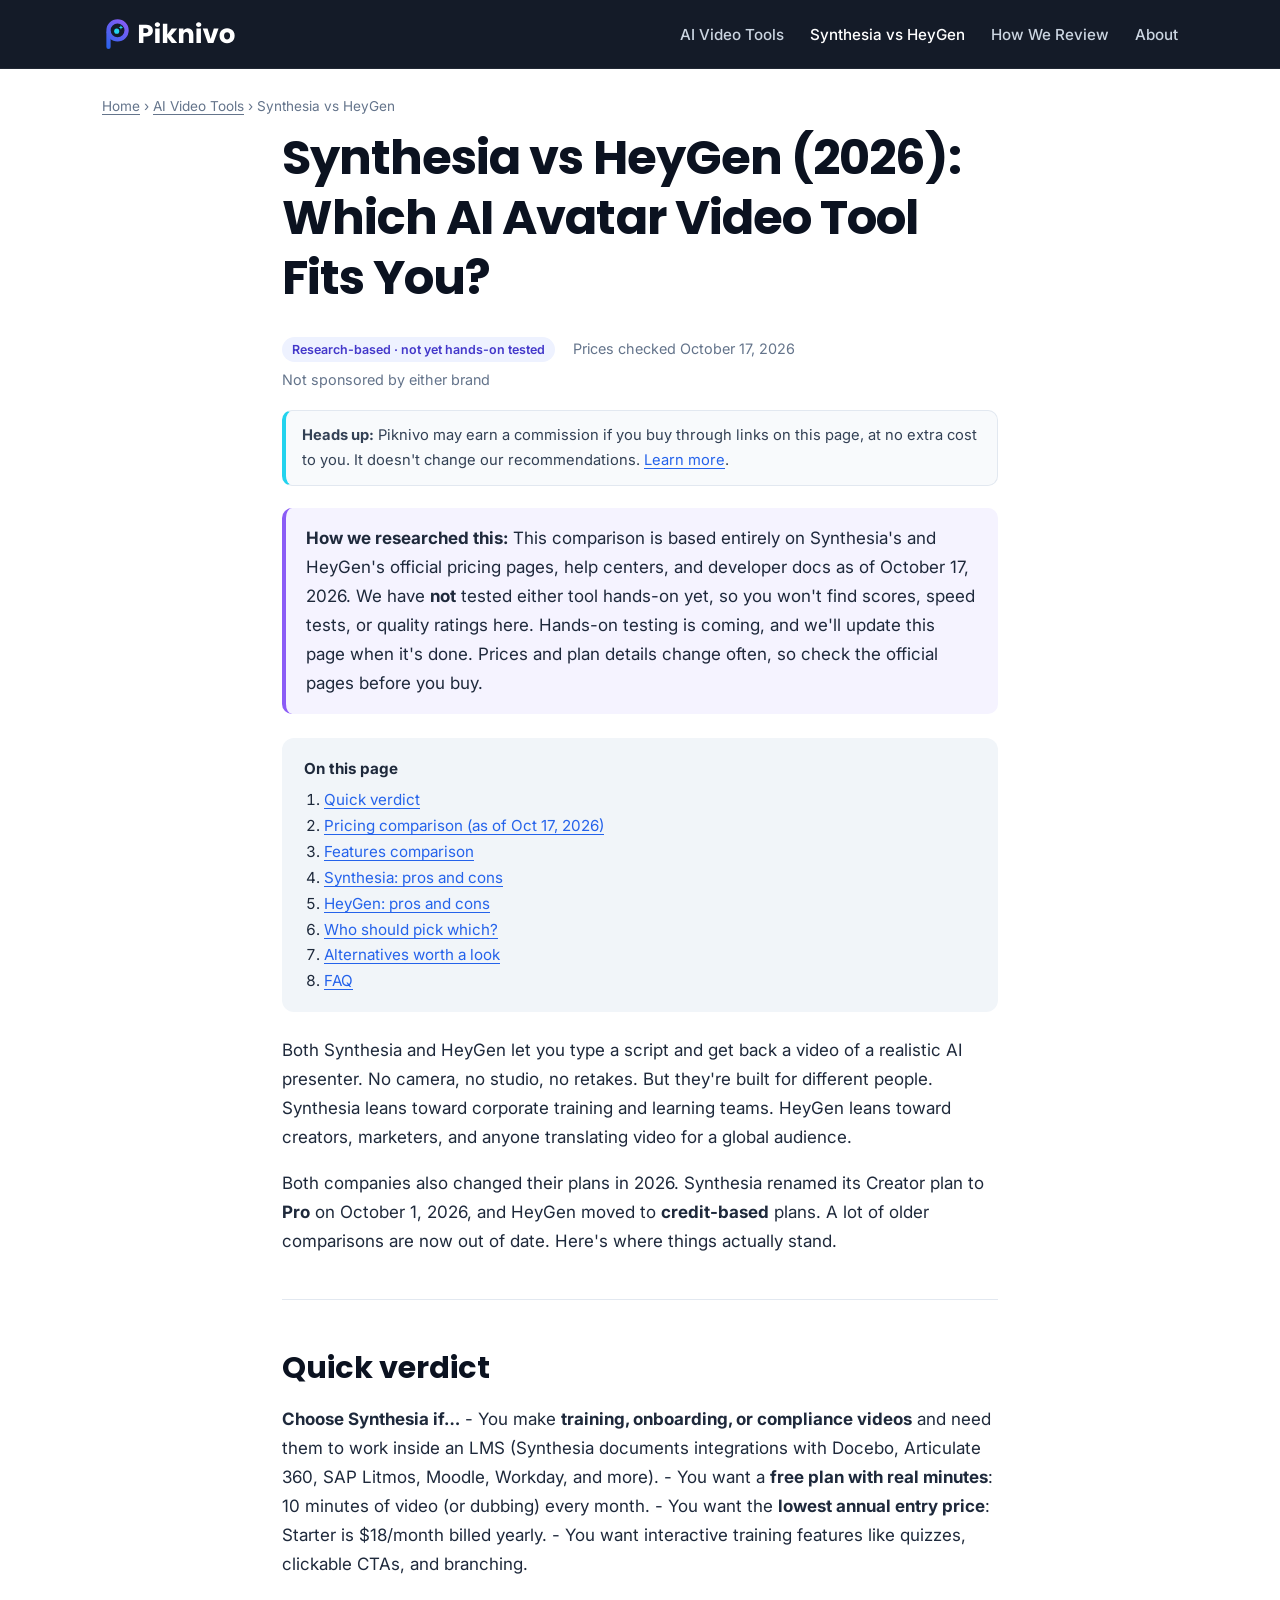
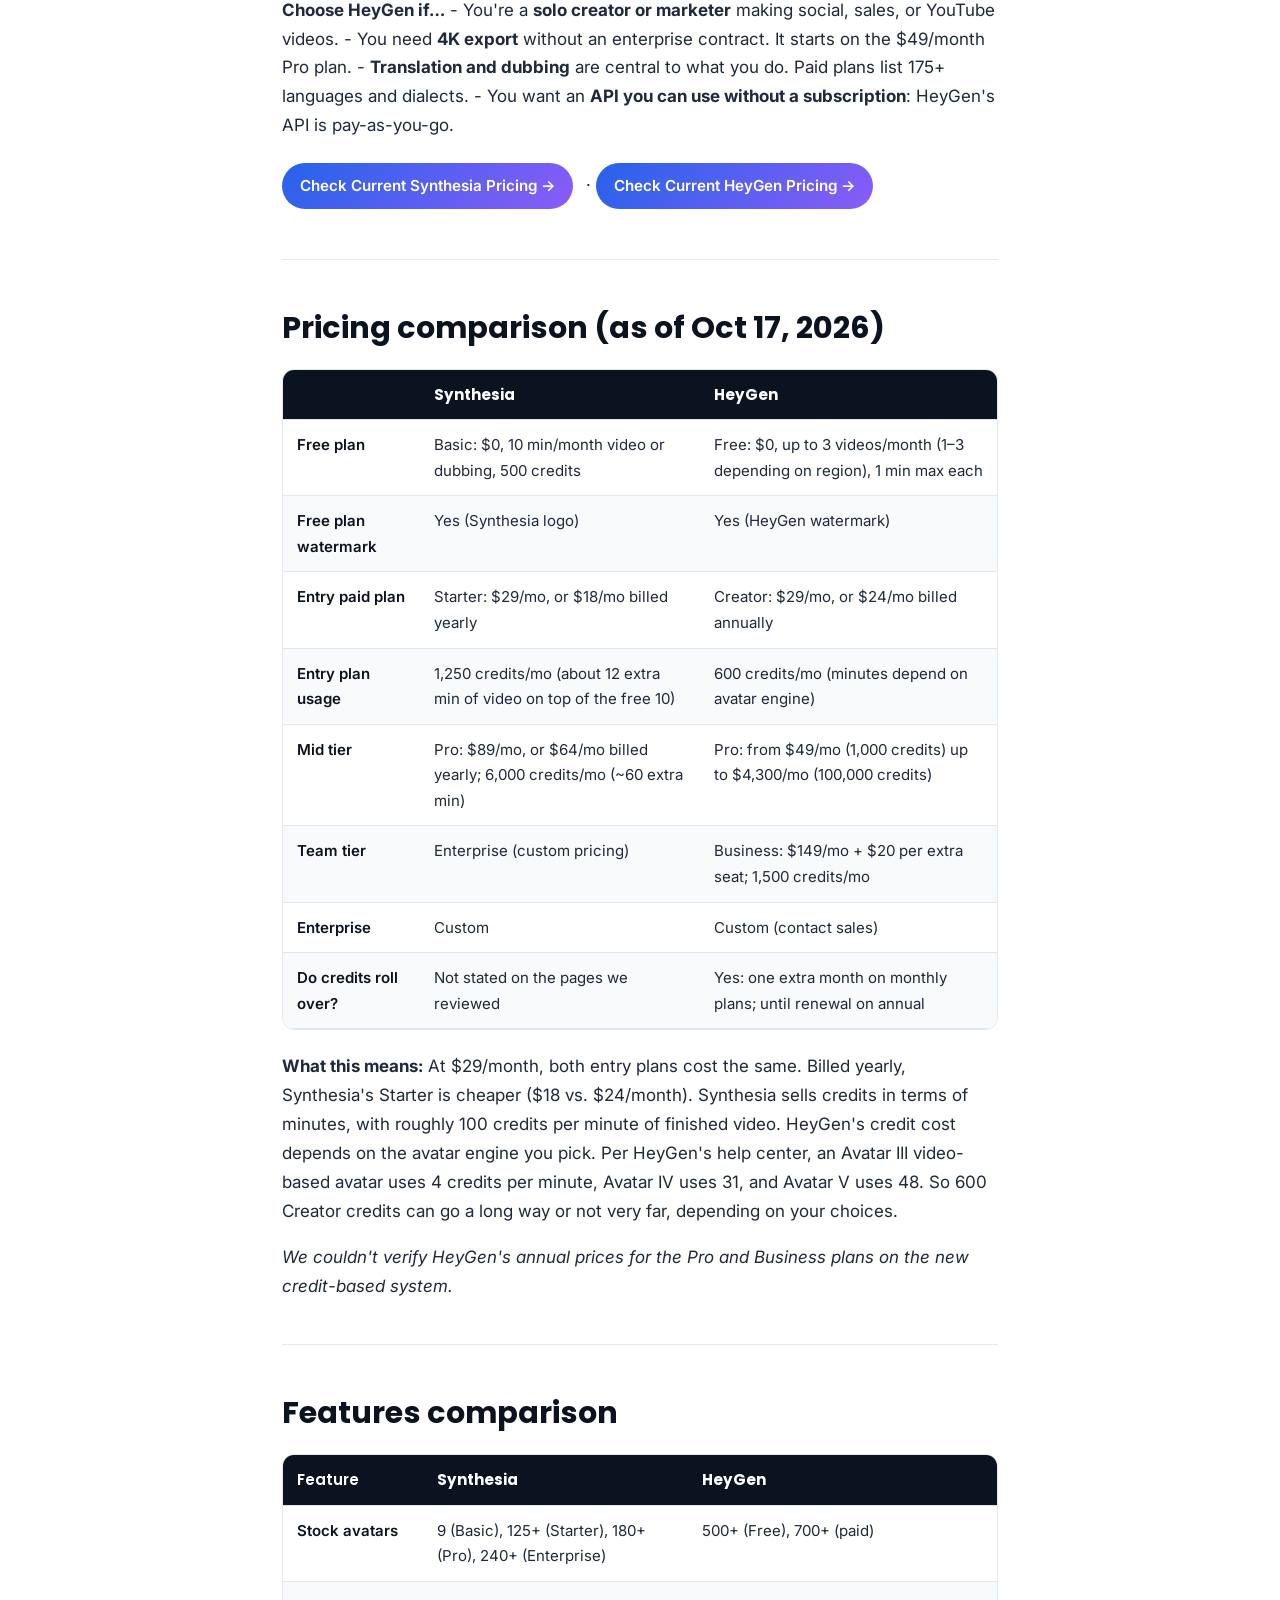
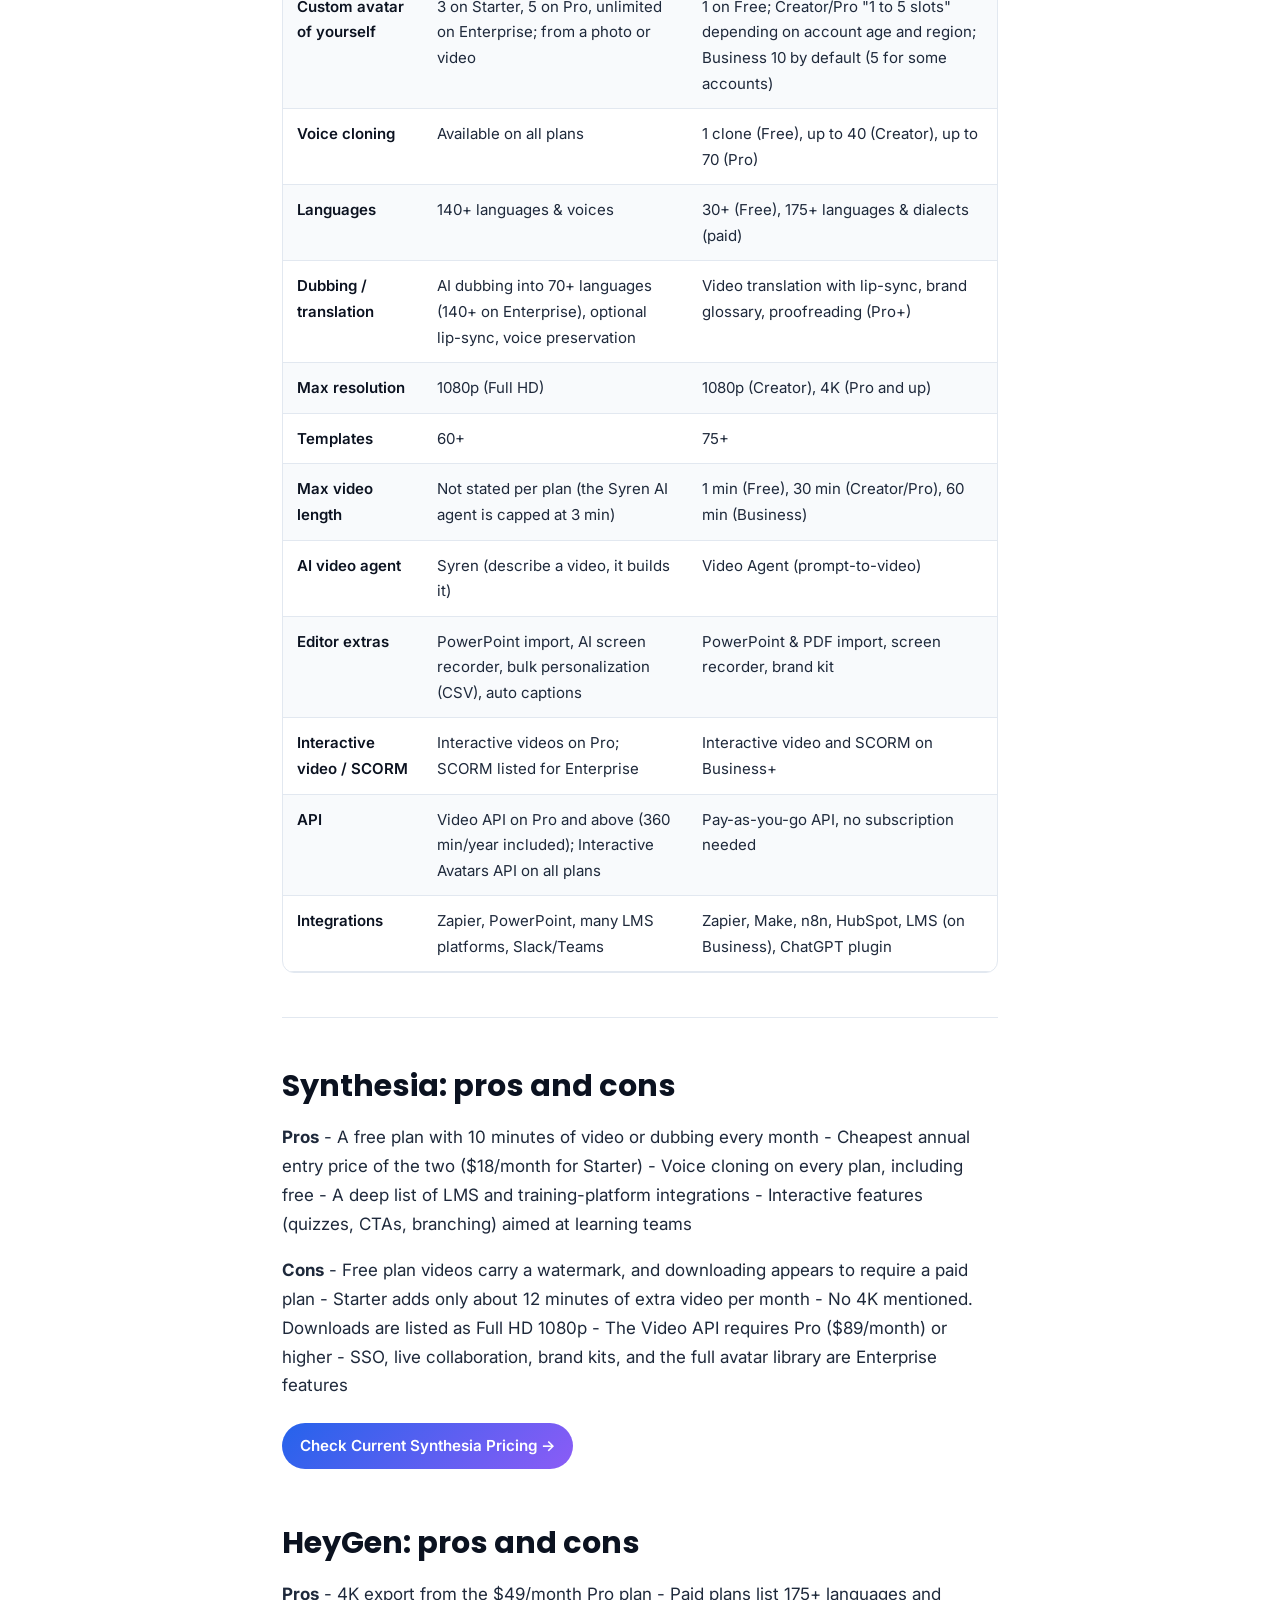
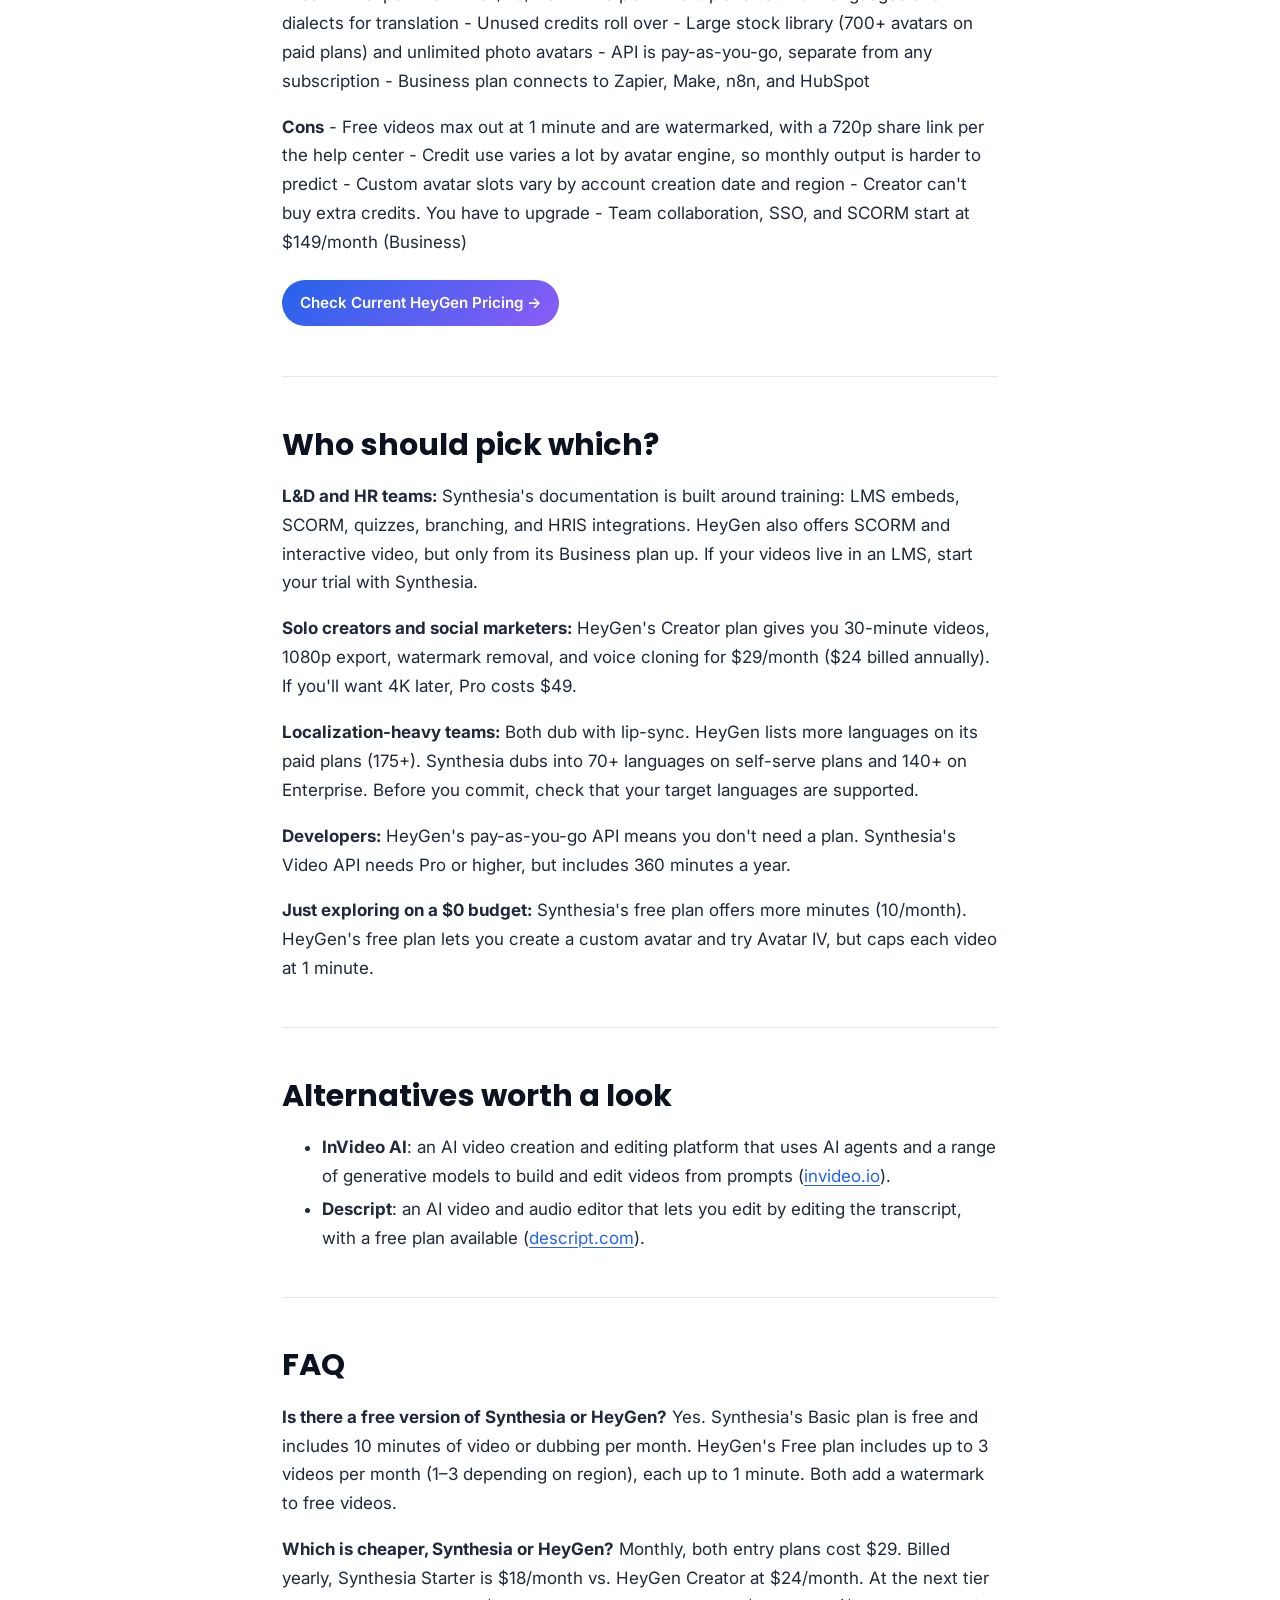
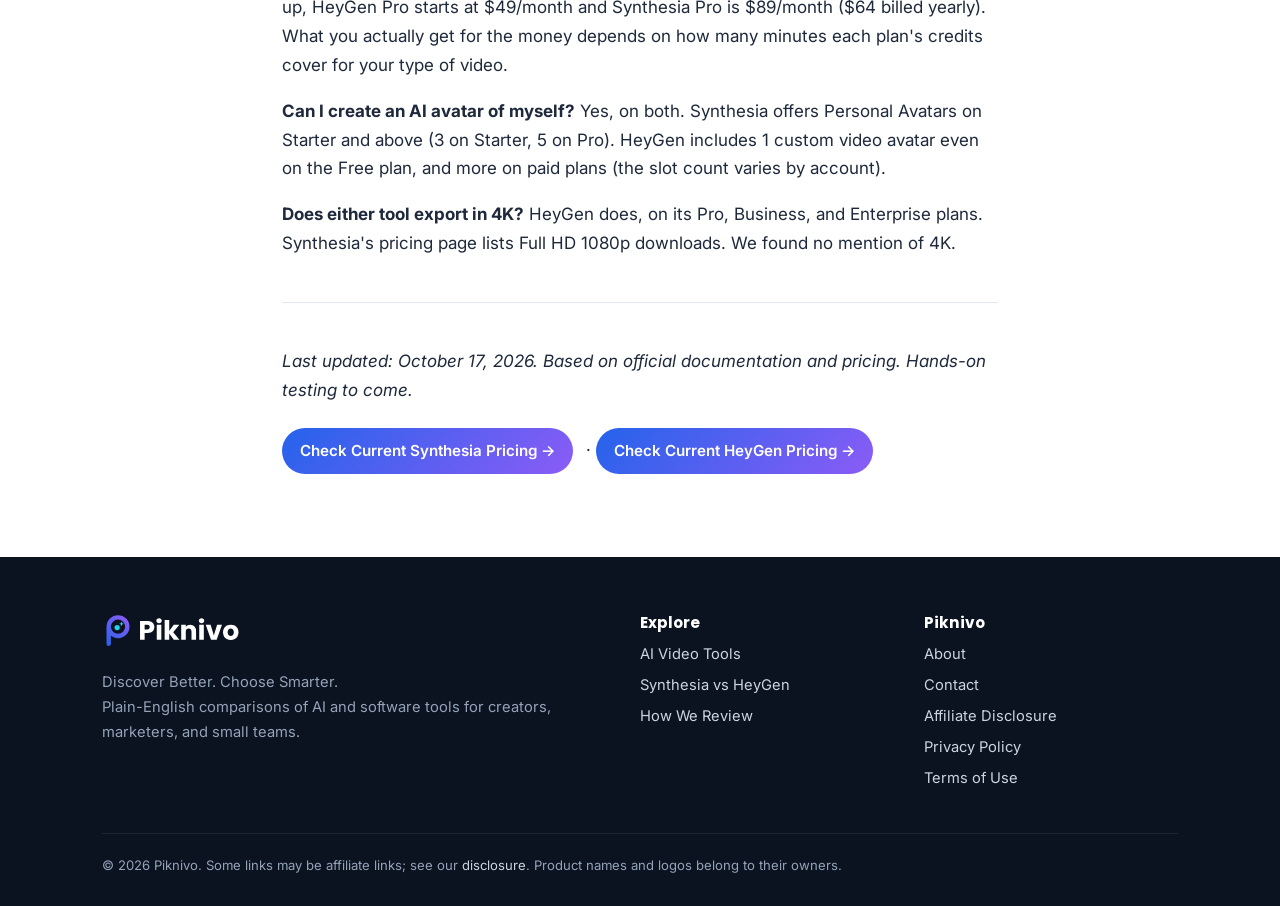
<file: synthesia-vs-heygen/index.html>
<!doctype html>
<html lang="en-US">
<head>
<meta charset="utf-8">
<meta name="viewport" content="width=device-width,initial-scale=1">
<title>Synthesia vs HeyGen 2026: Pricing, Features &amp; Best Pick</title>
<meta name="description" content="Synthesia vs HeyGen compared on 2026 plans, prices, avatars, dubbing, 4K, and APIs, from official sources as of Oct 17, 2026. Who should pick which.">
<link rel="canonical" href="https://piknivo-site.pages.dev/synthesia-vs-heygen/">
<meta property="og:type" content="article">
<meta property="og:site_name" content="Piknivo">
<meta property="og:title" content="Synthesia vs HeyGen 2026: Pricing, Features &amp; Best Pick">
<meta property="og:description" content="Synthesia vs HeyGen compared on 2026 plans, prices, avatars, dubbing, 4K, and APIs, from official sources as of Oct 17, 2026. Who should pick which.">
<meta property="og:url" content="https://piknivo-site.pages.dev/synthesia-vs-heygen/">
<meta property="og:image" content="https://piknivo-site.pages.dev/assets/img/og-default.png">
<meta name="twitter:card" content="summary_large_image">
<meta name="theme-color" content="#0B1220">
<link rel="icon" href="/favicon.ico" sizes="any">
<link rel="icon" href="/assets/brand/favicon.svg" type="image/svg+xml">
<link rel="apple-touch-icon" href="/assets/brand/favicon-180.png">
<link rel="preconnect" href="https://fonts.googleapis.com"><link rel="preconnect" href="https://fonts.gstatic.com" crossorigin>
<link href="https://fonts.googleapis.com/css2?family=Inter:wght@400;500;600&family=Poppins:wght@600;700&display=swap" rel="stylesheet">
<link rel="stylesheet" href="/assets/css/site.css">
<script async src="https://www.googletagmanager.com/gtag/js?id=G-3NCB134CXC"></script><script>window.dataLayer=window.dataLayer||[];function gtag(){dataLayer.push(arguments);}gtag('js',new Date());gtag('config','G-3NCB134CXC');</script><script type="application/ld+json">{"@context": "https://schema.org", "@type": "Article", "headline": "Synthesia vs HeyGen (2026): Which AI Avatar Video Tool Fits You?", "datePublished": "2026-10-18", "dateModified": "2026-10-18", "author": {"@type": "Organization", "name": "Piknivo", "url": "https://piknivo-site.pages.dev"}, "publisher": {"@type": "Organization", "name": "Piknivo", "logo": {"@type": "ImageObject", "url": "https://piknivo-site.pages.dev/assets/brand/piknivo-mark.png"}}, "mainEntityOfPage": "https://piknivo-site.pages.dev/synthesia-vs-heygen/", "image": "https://piknivo-site.pages.dev/assets/img/og-default.png"}</script><script type="application/ld+json">{"@context": "https://schema.org", "@type": "FAQPage", "mainEntity": [{"@type": "Question", "name": "How we researched this: This comparison is based entirely on Synthesia's and HeyGen's official pricing pages, help centers, and developer docs as of October 17, 2026. We have not tested either tool hands-on yet, so you won't find scores, speed tests, or quality ratings here. Hands-on testing is coming, and we'll update this page when it's done. Prices and plan details change often, so check the official pages before you buy.\nOn this pageQuick verdictPricing comparison (as of Oct 17, 2026)Features comparisonSynthesia: pros and consHeyGen: pros and consWho should pick which?Alternatives worth a lookFAQ\nBoth Synthesia and HeyGen let you type a script and get back a video of a realistic AI presenter. No camera, no studio, no retakes. But they're built for different people. Synthesia leans toward corporate training and learning teams. HeyGen leans toward creators, marketers, and anyone translating video for a global audience.\nBoth companies also changed their plans in 2026. Synthesia renamed its Creator plan to Pro on October 1, 2026, and HeyGen moved to credit-based plans. A lot of older comparisons are now out of date. Here's where things actually stand.\n\nQuick verdict\nChoose Synthesia if…\n- You make training, onboarding, or compliance videos and need them to work inside an LMS (Synthesia documents integrations with Docebo, Articulate 360, SAP Litmos, Moodle, Workday, and more).\n- You want a free plan with real minutes: 10 minutes of video (or dubbing) every month.\n- You want the lowest annual entry price: Starter is $18/month billed yearly.\n- You want interactive training features like quizzes, clickable CTAs, and branching.\nChoose HeyGen if…\n- You're a solo creator or marketer making social, sales, or YouTube videos.\n- You need 4K export without an enterprise contract. It starts on the $49/month Pro plan.\n- Translation and dubbing are central to what you do. Paid plans list 175+ languages and dialects.\n- You want an API you can use without a subscription: HeyGen's API is pay-as-you-go.\nCheck Current Synthesia Pricing → · Check Current HeyGen Pricing →\n\nPricing comparison (as of Oct 17, 2026)\n\n\n\n\nSynthesia\nHeyGen\n\n\n\n\nFree plan\nBasic: $0, 10 min/month video or dubbing, 500 credits\nFree: $0, up to 3 videos/month (1–3 depending on region), 1 min max each\n\n\nFree plan watermark\nYes (Synthesia logo)\nYes (HeyGen watermark)\n\n\nEntry paid plan\nStarter: $29/mo, or $18/mo billed yearly\nCreator: $29/mo, or $24/mo billed annually\n\n\nEntry plan usage\n1,250 credits/mo (about 12 extra min of video on top of the free 10)\n600 credits/mo (minutes depend on avatar engine)\n\n\nMid tier\nPro: $89/mo, or $64/mo billed yearly; 6,000 credits/mo (~60 extra min)\nPro: from $49/mo (1,000 credits) up to $4,300/mo (100,000 credits)\n\n\nTeam tier\nEnterprise (custom pricing)\nBusiness: $149/mo + $20 per extra seat; 1,500 credits/mo\n\n\nEnterprise\nCustom\nCustom (contact sales)\n\n\nDo credits roll over?\nNot stated on the pages we reviewed\nYes: one extra month on monthly plans; until renewal on annual\n\n\n\nWhat this means: At $29/month, both entry plans cost the same. Billed yearly, Synthesia's Starter is cheaper ($18 vs. $24/month). Synthesia sells credits in terms of minutes, with roughly 100 credits per minute of finished video. HeyGen's credit cost depends on the avatar engine you pick. Per HeyGen's help center, an Avatar III video-based avatar uses 4 credits per minute, Avatar IV uses 31, and Avatar V uses 48. So 600 Creator credits can go a long way or not very far, depending on your choices.\nWe couldn't verify HeyGen's annual prices for the Pro and Business plans on the new credit-based system.\n\nFeatures comparison\n\n\n\nFeature\nSynthesia\nHeyGen\n\n\n\n\nStock avatars\n9 (Basic), 125+ (Starter), 180+ (Pro), 240+ (Enterprise)\n500+ (Free), 700+ (paid)\n\n\nCustom avatar of yourself\n3 on Starter, 5 on Pro, unlimited on Enterprise; from a photo or video\n1 on Free; Creator/Pro \"1 to 5 slots\" depending on account age and region; Business 10 by default (5 for some accounts)\n\n\nVoice cloning\nAvailable on all plans\n1 clone (Free), up to 40 (Creator), up to 70 (Pro)\n\n\nLanguages\n140+ languages &amp; voices\n30+ (Free), 175+ languages &amp; dialects (paid)\n\n\nDubbing / translation\nAI dubbing into 70+ languages (140+ on Enterprise), optional lip-sync, voice preservation\nVideo translation with lip-sync, brand glossary, proofreading (Pro+)\n\n\nMax resolution\n1080p (Full HD)\n1080p (Creator), 4K (Pro and up)\n\n\nTemplates\n60+\n75+\n\n\nMax video length\nNot stated per plan (the Syren AI agent is capped at 3 min)\n1 min (Free), 30 min (Creator/Pro), 60 min (Business)\n\n\nAI video agent\nSyren (describe a video, it builds it)\nVideo Agent (prompt-to-video)\n\n\nEditor extras\nPowerPoint import, AI screen recorder, bulk personalization (CSV), auto captions\nPowerPoint &amp; PDF import, screen recorder, brand kit\n\n\nInteractive video / SCORM\nInteractive videos on Pro; SCORM listed for Enterprise\nInteractive video and SCORM on Business+\n\n\nAPI\nVideo API on Pro and above (360 min/year included); Interactive Avatars API on all plans\nPay-as-you-go API, no subscription needed\n\n\nIntegrations\nZapier, PowerPoint, many LMS platforms, Slack/Teams\nZapier, Make, n8n, HubSpot, LMS (on Business), ChatGPT plugin\n\n\n\n\nSynthesia: pros and cons\nPros\n- A free plan with 10 minutes of video or dubbing every month\n- Cheapest annual entry price of the two ($18/month for Starter)\n- Voice cloning on every plan, including free\n- A deep list of LMS and training-platform integrations\n- Interactive features (quizzes, CTAs, branching) aimed at learning teams\nCons\n- Free plan videos carry a watermark, and downloading appears to require a paid plan\n- Starter adds only about 12 minutes of extra video per month\n- No 4K mentioned. Downloads are listed as Full HD 1080p\n- The Video API requires Pro ($89/month) or higher\n- SSO, live collaboration, brand kits, and the full avatar library are Enterprise features\nCheck Current Synthesia Pricing →\nHeyGen: pros and cons\nPros\n- 4K export from the $49/month Pro plan\n- Paid plans list 175+ languages and dialects for translation\n- Unused credits roll over\n- Large stock library (700+ avatars on paid plans) and unlimited photo avatars\n- API is pay-as-you-go, separate from any subscription\n- Business plan connects to Zapier, Make, n8n, and HubSpot\nCons\n- Free videos max out at 1 minute and are watermarked, with a 720p share link per the help center\n- Credit use varies a lot by avatar engine, so monthly output is harder to predict\n- Custom avatar slots vary by account creation date and region\n- Creator can't buy extra credits. You have to upgrade\n- Team collaboration, SSO, and SCORM start at $149/month (Business)\nCheck Current HeyGen Pricing →\n\nWho should pick which?\nL&amp;D and HR teams: Synthesia's documentation is built around training: LMS embeds, SCORM, quizzes, branching, and HRIS integrations. HeyGen also offers SCORM and interactive video, but only from its Business plan up. If your videos live in an LMS, start your trial with Synthesia.\nSolo creators and social marketers: HeyGen's Creator plan gives you 30-minute videos, 1080p export, watermark removal, and voice cloning for $29/month ($24 billed annually). If you'll want 4K later, Pro costs $49.\nLocalization-heavy teams: Both dub with lip-sync. HeyGen lists more languages on its paid plans (175+). Synthesia dubs into 70+ languages on self-serve plans and 140+ on Enterprise. Before you commit, check that your target languages are supported.\nDevelopers: HeyGen's pay-as-you-go API means you don't need a plan. Synthesia's Video API needs Pro or higher, but includes 360 minutes a year.\nJust exploring on a $0 budget: Synthesia's free plan offers more minutes (10/month). HeyGen's free plan lets you create a custom avatar and try Avatar IV, but caps each video at 1 minute.\n\nAlternatives worth a look\n\nInVideo AI: an AI video creation and editing platform that uses AI agents and a range of generative models to build and edit videos from prompts (invideo.io).\nDescript: an AI video and audio editor that lets you edit by editing the transcript, with a free plan available (descript.com).\n\n\nFAQ\nIs there a free version of Synthesia or HeyGen?", "acceptedAnswer": {"@type": "Answer", "text": "Yes. Synthesia's Basic plan is free and includes 10 minutes of video or dubbing per month. HeyGen's Free plan includes up to 3 videos per month (1–3 depending on region), each up to 1 minute. Both add a watermark to free videos."}}, {"@type": "Question", "name": "Which is cheaper, Synthesia or HeyGen?", "acceptedAnswer": {"@type": "Answer", "text": "Monthly, both entry plans cost $29. Billed yearly, Synthesia Starter is $18/month vs. HeyGen Creator at $24/month. At the next tier up, HeyGen Pro starts at $49/month and Synthesia Pro is $89/month ($64 billed yearly). What you actually get for the money depends on how many minutes each plan's credits cover for your type of video."}}, {"@type": "Question", "name": "Can I create an AI avatar of myself?", "acceptedAnswer": {"@type": "Answer", "text": "Yes, on both. Synthesia offers Personal Avatars on Starter and above (3 on Starter, 5 on Pro). HeyGen includes 1 custom video avatar even on the Free plan, and more on paid plans (the slot count varies by account)."}}, {"@type": "Question", "name": "Does either tool export in 4K?", "acceptedAnswer": {"@type": "Answer", "text": "HeyGen does, on its Pro, Business, and Enterprise plans. Synthesia's pricing page lists Full HD 1080p downloads. We found no mention of 4K."}}]}</script><script type="application/ld+json">{"@context": "https://schema.org", "@type": "BreadcrumbList", "itemListElement": [{"@type": "ListItem", "position": 1, "name": "Home", "item": "https://piknivo-site.pages.dev/"}, {"@type": "ListItem", "position": 2, "name": "AI Video Tools", "item": "https://piknivo-site.pages.dev/ai-video-tools/"}, {"@type": "ListItem", "position": 3, "name": "Synthesia vs HeyGen", "item": "https://piknivo-site.pages.dev/synthesia-vs-heygen/"}]}</script>
</head>
<body data-page-type="comparison" data-content-id="synthesia-vs-heygen">
<a class="skip" href="#main">Skip to content</a>
<header class="site"><div class="wrap">
<a class="logo" href="/" aria-label="Piknivo home"><img src="/assets/brand/piknivo-horizontal-white.svg" alt="Piknivo" width="150" height="34"></a>
<button class="menu-btn" aria-label="Menu" aria-expanded="false">☰</button>
<nav class="main" aria-label="Main"><ul><li><a href="/ai-video-tools/">AI Video Tools</a></li><li><a href="/synthesia-vs-heygen/" aria-current="page">Synthesia vs HeyGen</a></li><li><a href="/how-we-review/">How We Review</a></li><li><a href="/about/">About</a></li></ul></nav>
</div></header>
<div class="wrap"><nav class="crumbs" aria-label="Breadcrumb"><a href="/">Home</a> › <a href="/ai-video-tools/">AI Video Tools</a> › <span>Synthesia vs HeyGen</span></nav></div>
<main id="main">
<article class="post"><div class="wrap narrow"><h1>Synthesia vs HeyGen (2026): Which AI Avatar Video Tool Fits You?</h1><div class="meta"><span class="badge">Research-based · not yet hands-on tested</span><span>Prices checked October 17, 2026</span><span>Not sponsored by either brand</span></div><p class="disclosure"><strong>Heads up:</strong> Piknivo may earn a commission if you buy through links on this page, at no extra cost to you. It doesn't change our recommendations. <a href="/affiliate-disclosure/">Learn more</a>.</p>
<blockquote>
<p><strong>How we researched this:</strong> This comparison is based entirely on Synthesia's and HeyGen's official pricing pages, help centers, and developer docs as of October 17, 2026. We have <strong>not</strong> tested either tool hands-on yet, so you won't find scores, speed tests, or quality ratings here. Hands-on testing is coming, and we'll update this page when it's done. Prices and plan details change often, so check the official pages before you buy.</p>
</blockquote><nav class="toc" aria-label="On this page"><strong>On this page</strong><ol><li><a href="#quick-verdict">Quick verdict</a></li><li><a href="#pricing-comparison-as-of-oct-17-2026">Pricing comparison (as of Oct 17, 2026)</a></li><li><a href="#features-comparison">Features comparison</a></li><li><a href="#synthesia-pros-and-cons">Synthesia: pros and cons</a></li><li><a href="#heygen-pros-and-cons">HeyGen: pros and cons</a></li><li><a href="#who-should-pick-which">Who should pick which?</a></li><li><a href="#alternatives-worth-a-look">Alternatives worth a look</a></li><li><a href="#faq">FAQ</a></li></ol></nav>
<p>Both Synthesia and HeyGen let you type a script and get back a video of a realistic AI presenter. No camera, no studio, no retakes. But they're built for different people. Synthesia leans toward corporate training and learning teams. HeyGen leans toward creators, marketers, and anyone translating video for a global audience.</p>
<p>Both companies also changed their plans in 2026. Synthesia renamed its Creator plan to <strong>Pro</strong> on October 1, 2026, and HeyGen moved to <strong>credit-based</strong> plans. A lot of older comparisons are now out of date. Here's where things actually stand.</p>
<hr />
<h2 id="quick-verdict">Quick verdict</h2>
<p><strong>Choose Synthesia if…</strong>
- You make <strong>training, onboarding, or compliance videos</strong> and need them to work inside an LMS (Synthesia documents integrations with Docebo, Articulate 360, SAP Litmos, Moodle, Workday, and more).
- You want a <strong>free plan with real minutes</strong>: 10 minutes of video (or dubbing) every month.
- You want the <strong>lowest annual entry price</strong>: Starter is $18/month billed yearly.
- You want interactive training features like quizzes, clickable CTAs, and branching.</p>
<p><strong>Choose HeyGen if…</strong>
- You're a <strong>solo creator or marketer</strong> making social, sales, or YouTube videos.
- You need <strong>4K export</strong> without an enterprise contract. It starts on the $49/month Pro plan.
- <strong>Translation and dubbing</strong> are central to what you do. Paid plans list 175+ languages and dialects.
- You want an <strong>API you can use without a subscription</strong>: HeyGen's API is pay-as-you-go.</p>
<p><a href="https://www.synthesia.io/pricing" class="cta-link" target="_blank" rel="noopener" data-track="official" data-tool="synthesia" data-loc="cta">Check Current Synthesia Pricing →</a> · <a href="https://www.heygen.com/pricing" class="cta-link" target="_blank" rel="noopener" data-track="official" data-tool="heygen" data-loc="cta">Check Current HeyGen Pricing →</a></p>
<hr />
<h2 id="pricing-comparison-as-of-oct-17-2026">Pricing comparison (as of Oct 17, 2026)</h2>
<div class="table-wrap"><table>
<thead>
<tr>
<th></th>
<th><strong>Synthesia</strong></th>
<th><strong>HeyGen</strong></th>
</tr>
</thead>
<tbody>
<tr>
<td>Free plan</td>
<td>Basic: $0, 10 min/month video or dubbing, 500 credits</td>
<td>Free: $0, up to 3 videos/month (1–3 depending on region), 1 min max each</td>
</tr>
<tr>
<td>Free plan watermark</td>
<td>Yes (Synthesia logo)</td>
<td>Yes (HeyGen watermark)</td>
</tr>
<tr>
<td>Entry paid plan</td>
<td>Starter: $29/mo, or $18/mo billed yearly</td>
<td>Creator: $29/mo, or $24/mo billed annually</td>
</tr>
<tr>
<td>Entry plan usage</td>
<td>1,250 credits/mo (about 12 extra min of video on top of the free 10)</td>
<td>600 credits/mo (minutes depend on avatar engine)</td>
</tr>
<tr>
<td>Mid tier</td>
<td>Pro: $89/mo, or $64/mo billed yearly; 6,000 credits/mo (~60 extra min)</td>
<td>Pro: from $49/mo (1,000 credits) up to $4,300/mo (100,000 credits)</td>
</tr>
<tr>
<td>Team tier</td>
<td>Enterprise (custom pricing)</td>
<td>Business: $149/mo + $20 per extra seat; 1,500 credits/mo</td>
</tr>
<tr>
<td>Enterprise</td>
<td>Custom</td>
<td>Custom (contact sales)</td>
</tr>
<tr>
<td>Do credits roll over?</td>
<td>Not stated on the pages we reviewed</td>
<td>Yes: one extra month on monthly plans; until renewal on annual</td>
</tr>
</tbody>
</table></div>
<p><strong>What this means:</strong> At $29/month, both entry plans cost the same. Billed yearly, Synthesia's Starter is cheaper ($18 vs. $24/month). Synthesia sells credits in terms of minutes, with roughly 100 credits per minute of finished video. HeyGen's credit cost depends on the avatar engine you pick. Per HeyGen's help center, an Avatar III video-based avatar uses 4 credits per minute, Avatar IV uses 31, and Avatar V uses 48. So 600 Creator credits can go a long way or not very far, depending on your choices.</p>
<p><em>We couldn't verify HeyGen's annual prices for the Pro and Business plans on the new credit-based system.</em></p>
<hr />
<h2 id="features-comparison">Features comparison</h2>
<div class="table-wrap"><table>
<thead>
<tr>
<th>Feature</th>
<th><strong>Synthesia</strong></th>
<th><strong>HeyGen</strong></th>
</tr>
</thead>
<tbody>
<tr>
<td>Stock avatars</td>
<td>9 (Basic), 125+ (Starter), 180+ (Pro), 240+ (Enterprise)</td>
<td>500+ (Free), 700+ (paid)</td>
</tr>
<tr>
<td>Custom avatar of yourself</td>
<td>3 on Starter, 5 on Pro, unlimited on Enterprise; from a photo or video</td>
<td>1 on Free; Creator/Pro "1 to 5 slots" depending on account age and region; Business 10 by default (5 for some accounts)</td>
</tr>
<tr>
<td>Voice cloning</td>
<td>Available on all plans</td>
<td>1 clone (Free), up to 40 (Creator), up to 70 (Pro)</td>
</tr>
<tr>
<td>Languages</td>
<td>140+ languages &amp; voices</td>
<td>30+ (Free), 175+ languages &amp; dialects (paid)</td>
</tr>
<tr>
<td>Dubbing / translation</td>
<td>AI dubbing into 70+ languages (140+ on Enterprise), optional lip-sync, voice preservation</td>
<td>Video translation with lip-sync, brand glossary, proofreading (Pro+)</td>
</tr>
<tr>
<td>Max resolution</td>
<td>1080p (Full HD)</td>
<td>1080p (Creator), 4K (Pro and up)</td>
</tr>
<tr>
<td>Templates</td>
<td>60+</td>
<td>75+</td>
</tr>
<tr>
<td>Max video length</td>
<td>Not stated per plan (the Syren AI agent is capped at 3 min)</td>
<td>1 min (Free), 30 min (Creator/Pro), 60 min (Business)</td>
</tr>
<tr>
<td>AI video agent</td>
<td>Syren (describe a video, it builds it)</td>
<td>Video Agent (prompt-to-video)</td>
</tr>
<tr>
<td>Editor extras</td>
<td>PowerPoint import, AI screen recorder, bulk personalization (CSV), auto captions</td>
<td>PowerPoint &amp; PDF import, screen recorder, brand kit</td>
</tr>
<tr>
<td>Interactive video / SCORM</td>
<td>Interactive videos on Pro; SCORM listed for Enterprise</td>
<td>Interactive video and SCORM on Business+</td>
</tr>
<tr>
<td>API</td>
<td>Video API on Pro and above (360 min/year included); Interactive Avatars API on all plans</td>
<td>Pay-as-you-go API, no subscription needed</td>
</tr>
<tr>
<td>Integrations</td>
<td>Zapier, PowerPoint, many LMS platforms, Slack/Teams</td>
<td>Zapier, Make, n8n, HubSpot, LMS (on Business), ChatGPT plugin</td>
</tr>
</tbody>
</table></div>
<hr />
<h2 id="synthesia-pros-and-cons">Synthesia: pros and cons</h2>
<p><strong>Pros</strong>
- A free plan with 10 minutes of video or dubbing every month
- Cheapest annual entry price of the two ($18/month for Starter)
- Voice cloning on every plan, including free
- A deep list of LMS and training-platform integrations
- Interactive features (quizzes, CTAs, branching) aimed at learning teams</p>
<p><strong>Cons</strong>
- Free plan videos carry a watermark, and downloading appears to require a paid plan
- Starter adds only about 12 minutes of extra video per month
- No 4K mentioned. Downloads are listed as Full HD 1080p
- The Video API requires Pro ($89/month) or higher
- SSO, live collaboration, brand kits, and the full avatar library are Enterprise features</p>
<p><a href="https://www.synthesia.io/pricing" class="cta-link" target="_blank" rel="noopener" data-track="official" data-tool="synthesia" data-loc="cta">Check Current Synthesia Pricing →</a></p>
<h2 id="heygen-pros-and-cons">HeyGen: pros and cons</h2>
<p><strong>Pros</strong>
- 4K export from the $49/month Pro plan
- Paid plans list 175+ languages and dialects for translation
- Unused credits roll over
- Large stock library (700+ avatars on paid plans) and unlimited photo avatars
- API is pay-as-you-go, separate from any subscription
- Business plan connects to Zapier, Make, n8n, and HubSpot</p>
<p><strong>Cons</strong>
- Free videos max out at 1 minute and are watermarked, with a 720p share link per the help center
- Credit use varies a lot by avatar engine, so monthly output is harder to predict
- Custom avatar slots vary by account creation date and region
- Creator can't buy extra credits. You have to upgrade
- Team collaboration, SSO, and SCORM start at $149/month (Business)</p>
<p><a href="https://www.heygen.com/pricing" class="cta-link" target="_blank" rel="noopener" data-track="official" data-tool="heygen" data-loc="cta">Check Current HeyGen Pricing →</a></p>
<hr />
<h2 id="who-should-pick-which">Who should pick which?</h2>
<p><strong>L&amp;D and HR teams:</strong> Synthesia's documentation is built around training: LMS embeds, SCORM, quizzes, branching, and HRIS integrations. HeyGen also offers SCORM and interactive video, but only from its Business plan up. If your videos live in an LMS, start your trial with Synthesia.</p>
<p><strong>Solo creators and social marketers:</strong> HeyGen's Creator plan gives you 30-minute videos, 1080p export, watermark removal, and voice cloning for $29/month ($24 billed annually). If you'll want 4K later, Pro costs $49.</p>
<p><strong>Localization-heavy teams:</strong> Both dub with lip-sync. HeyGen lists more languages on its paid plans (175+). Synthesia dubs into 70+ languages on self-serve plans and 140+ on Enterprise. Before you commit, check that your target languages are supported.</p>
<p><strong>Developers:</strong> HeyGen's pay-as-you-go API means you don't need a plan. Synthesia's Video API needs Pro or higher, but includes 360 minutes a year.</p>
<p><strong>Just exploring on a $0 budget:</strong> Synthesia's free plan offers more minutes (10/month). HeyGen's free plan lets you create a custom avatar and try Avatar IV, but caps each video at 1 minute.</p>
<hr />
<h2 id="alternatives-worth-a-look">Alternatives worth a look</h2>
<ul>
<li><strong>InVideo AI</strong>: an AI video creation and editing platform that uses AI agents and a range of generative models to build and edit videos from prompts (<a href="https://invideo.io/" target="_blank" rel="noopener" data-track="official" data-tool="invideo" data-loc="body">invideo.io</a>).</li>
<li><strong>Descript</strong>: an AI video and audio editor that lets you edit by editing the transcript, with a free plan available (<a href="https://www.descript.com/" target="_blank" rel="noopener" data-track="official" data-tool="descript" data-loc="body">descript.com</a>).</li>
</ul>
<hr />
<h2 id="faq">FAQ</h2>
<p><strong>Is there a free version of Synthesia or HeyGen?</strong>
Yes. Synthesia's Basic plan is free and includes 10 minutes of video or dubbing per month. HeyGen's Free plan includes up to 3 videos per month (1–3 depending on region), each up to 1 minute. Both add a watermark to free videos.</p>
<p><strong>Which is cheaper, Synthesia or HeyGen?</strong>
Monthly, both entry plans cost $29. Billed yearly, Synthesia Starter is $18/month vs. HeyGen Creator at $24/month. At the next tier up, HeyGen Pro starts at $49/month and Synthesia Pro is $89/month ($64 billed yearly). What you actually get for the money depends on how many minutes each plan's credits cover for your type of video.</p>
<p><strong>Can I create an AI avatar of myself?</strong>
Yes, on both. Synthesia offers Personal Avatars on Starter and above (3 on Starter, 5 on Pro). HeyGen includes 1 custom video avatar even on the Free plan, and more on paid plans (the slot count varies by account).</p>
<p><strong>Does either tool export in 4K?</strong>
HeyGen does, on its Pro, Business, and Enterprise plans. Synthesia's pricing page lists Full HD 1080p downloads. We found no mention of 4K.</p>
<hr />
<p><em>Last updated: October 17, 2026. Based on official documentation and pricing. Hands-on testing to come.</em></p>
<p><a href="https://www.synthesia.io/pricing" class="cta-link" target="_blank" rel="noopener" data-track="official" data-tool="synthesia" data-loc="cta">Check Current Synthesia Pricing →</a> · <a href="https://www.heygen.com/pricing" class="cta-link" target="_blank" rel="noopener" data-track="official" data-tool="heygen" data-loc="cta">Check Current HeyGen Pricing →</a></p></div></article>
</main>
<footer class="site"><div class="wrap">
<div class="cols">
<div><img src="/assets/brand/piknivo-horizontal-white.svg" alt="Piknivo" width="140" height="32" loading="lazy">
<p>Discover Better. Choose Smarter.<br>Plain-English comparisons of AI and software tools for creators, marketers, and small teams.</p></div>
<div><h4>Explore</h4><ul><li><a href="/ai-video-tools/">AI Video Tools</a></li><li><a href="/synthesia-vs-heygen/">Synthesia vs HeyGen</a></li><li><a href="/how-we-review/">How We Review</a></li></ul></div>
<div><h4>Piknivo</h4><ul><li><a href="/about/">About</a></li><li><a href="/contact/">Contact</a></li><li><a href="/affiliate-disclosure/">Affiliate Disclosure</a></li><li><a href="/privacy-policy/">Privacy Policy</a></li><li><a href="/terms/">Terms of Use</a></li></ul></div>
</div>
<div class="legal">© 2026 Piknivo. Some links may be affiliate links; see our <a href="/affiliate-disclosure/">disclosure</a>. Product names and logos belong to their owners.</div>
</div></footer>
<script src="/assets/js/analytics.js" defer></script>
</body>
</html>
</file>
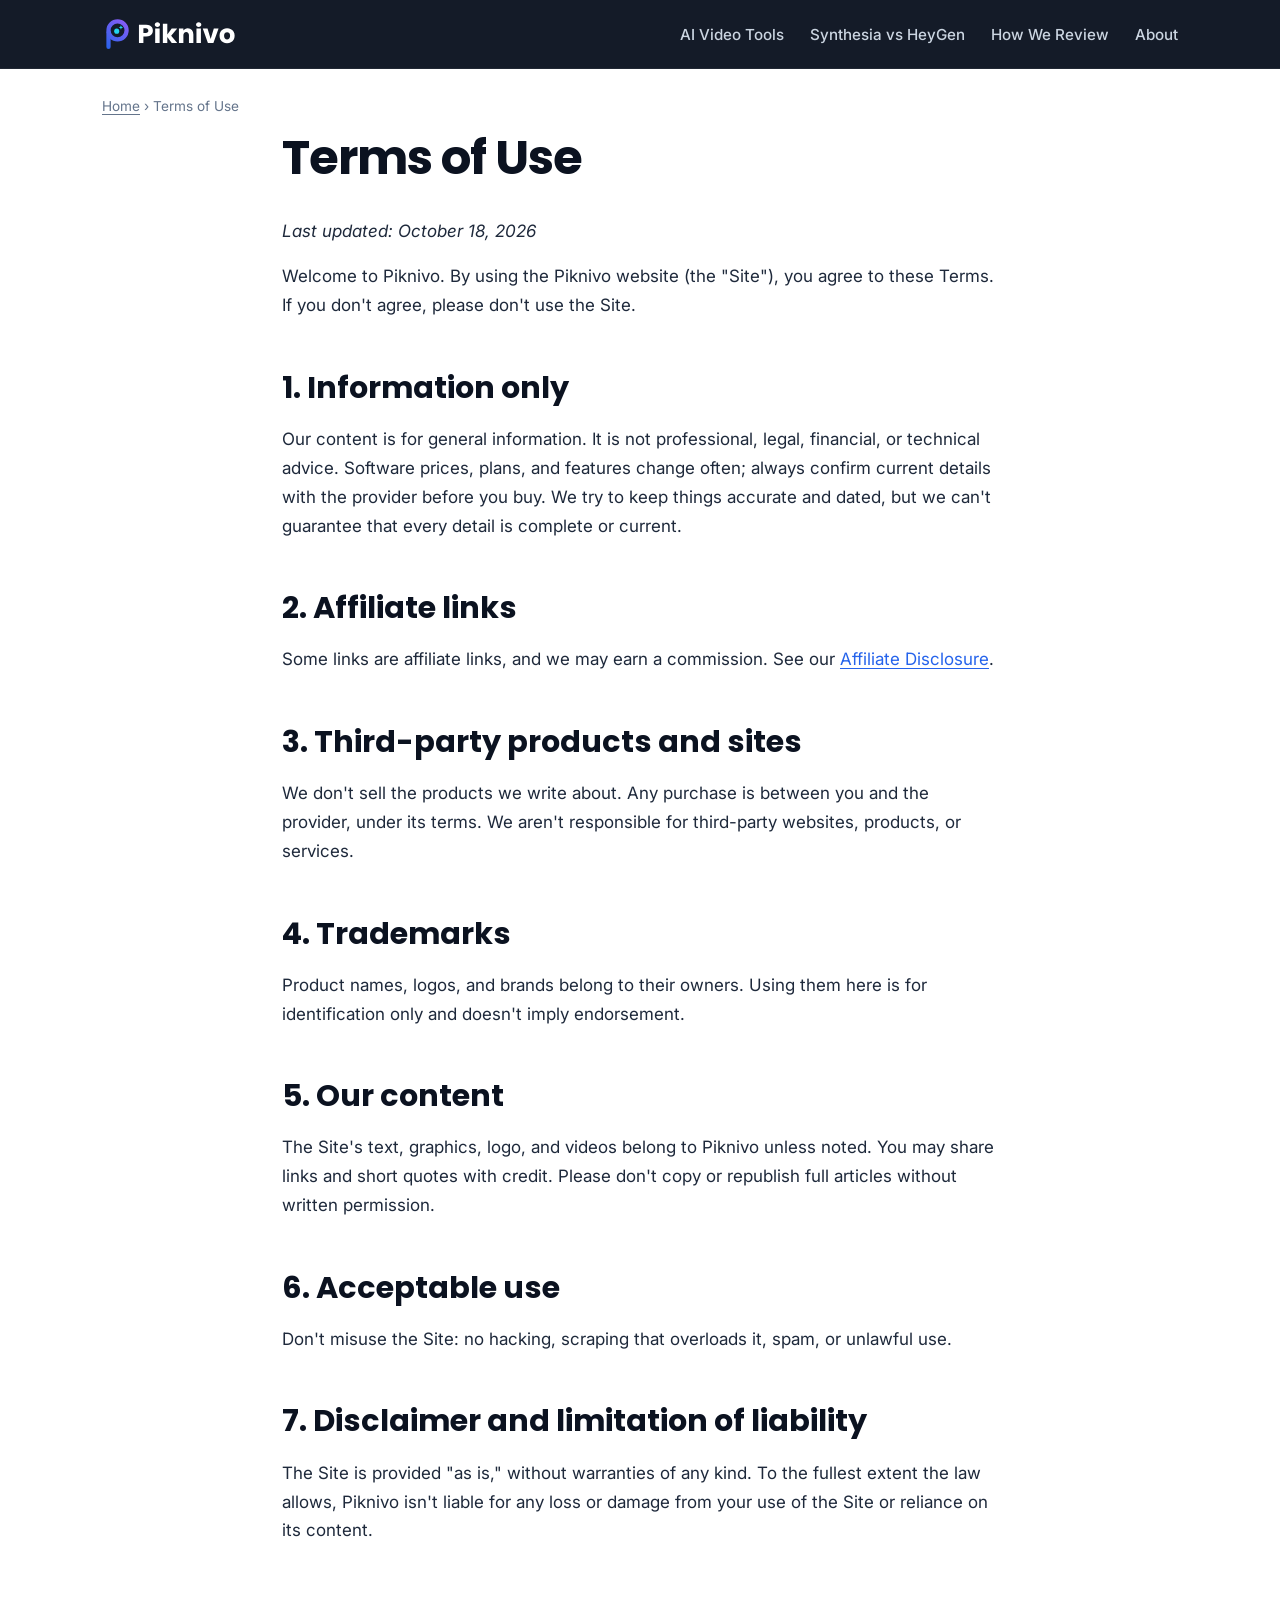
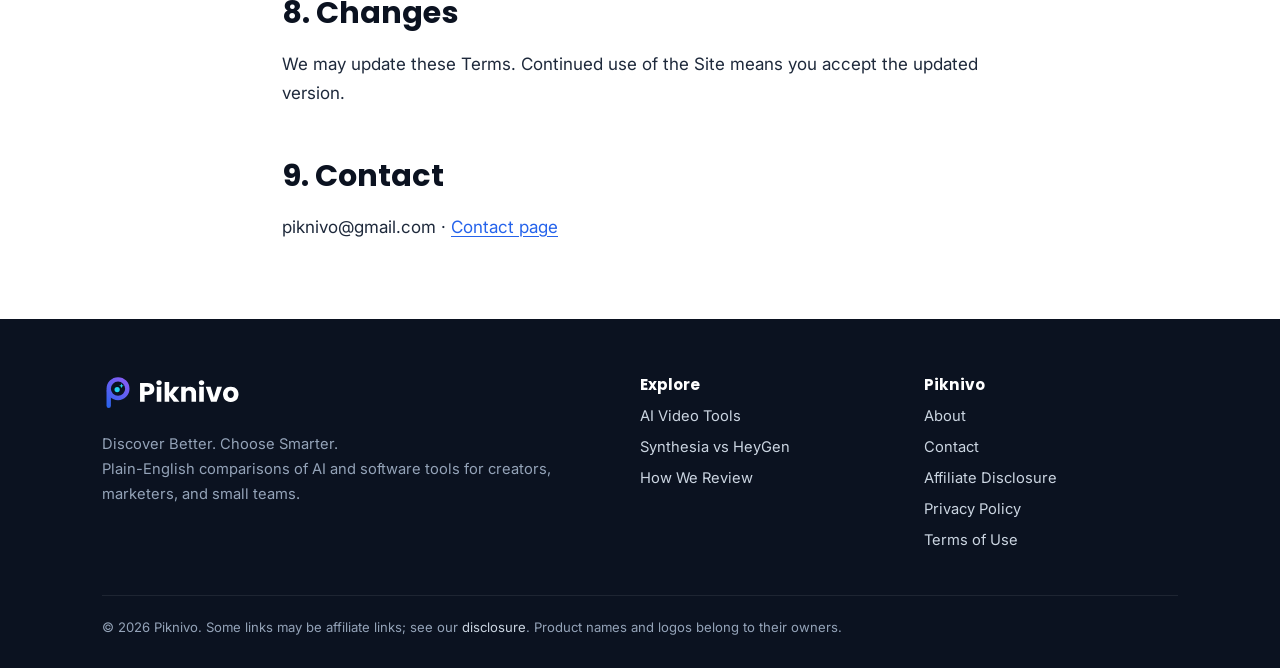
<file: terms/index.html>
<!doctype html>
<html lang="en-US">
<head>
<meta charset="utf-8">
<meta name="viewport" content="width=device-width,initial-scale=1">
<title>Terms of Use | Piknivo</title>
<meta name="description" content="The terms that apply when you use the Piknivo website.">
<link rel="canonical" href="https://piknivo-site.pages.dev/terms/">
<meta property="og:type" content="website">
<meta property="og:site_name" content="Piknivo">
<meta property="og:title" content="Terms of Use | Piknivo">
<meta property="og:description" content="The terms that apply when you use the Piknivo website.">
<meta property="og:url" content="https://piknivo-site.pages.dev/terms/">
<meta property="og:image" content="https://piknivo-site.pages.dev/assets/img/og-default.png">
<meta name="twitter:card" content="summary_large_image">
<meta name="theme-color" content="#0B1220">
<link rel="icon" href="/favicon.ico" sizes="any">
<link rel="icon" href="/assets/brand/favicon.svg" type="image/svg+xml">
<link rel="apple-touch-icon" href="/assets/brand/favicon-180.png">
<link rel="preconnect" href="https://fonts.googleapis.com"><link rel="preconnect" href="https://fonts.gstatic.com" crossorigin>
<link href="https://fonts.googleapis.com/css2?family=Inter:wght@400;500;600&family=Poppins:wght@600;700&display=swap" rel="stylesheet">
<link rel="stylesheet" href="/assets/css/site.css">
<script async src="https://www.googletagmanager.com/gtag/js?id=G-3NCB134CXC"></script><script>window.dataLayer=window.dataLayer||[];function gtag(){dataLayer.push(arguments);}gtag('js',new Date());gtag('config','G-3NCB134CXC');</script><script type="application/ld+json">{"@context": "https://schema.org", "@type": "BreadcrumbList", "itemListElement": [{"@type": "ListItem", "position": 1, "name": "Home", "item": "https://piknivo-site.pages.dev/"}, {"@type": "ListItem", "position": 2, "name": "Terms of Use", "item": "https://piknivo-site.pages.dev/terms/"}]}</script>
</head>
<body data-page-type="static" data-content-id="terms">
<a class="skip" href="#main">Skip to content</a>
<header class="site"><div class="wrap">
<a class="logo" href="/" aria-label="Piknivo home"><img src="/assets/brand/piknivo-horizontal-white.svg" alt="Piknivo" width="150" height="34"></a>
<button class="menu-btn" aria-label="Menu" aria-expanded="false">☰</button>
<nav class="main" aria-label="Main"><ul><li><a href="/ai-video-tools/">AI Video Tools</a></li><li><a href="/synthesia-vs-heygen/">Synthesia vs HeyGen</a></li><li><a href="/how-we-review/">How We Review</a></li><li><a href="/about/">About</a></li></ul></nav>
</div></header>
<div class="wrap"><nav class="crumbs" aria-label="Breadcrumb"><a href="/">Home</a> › <span>Terms of Use</span></nav></div>
<main id="main">
<article class="post"><div class="wrap narrow"><h1>Terms of Use</h1>
<p><em>Last updated: October 18, 2026</em></p>
<p>Welcome to Piknivo. By using the Piknivo website (the "Site"), you agree to these Terms. If you don't agree, please don't use the Site.</p>
<h2>1. Information only</h2>
<p>Our content is for general information. It is not professional, legal, financial, or technical advice. Software prices, plans, and features change often; always confirm current details with the provider before you buy. We try to keep things accurate and dated, but we can't guarantee that every detail is complete or current.</p>
<h2>2. Affiliate links</h2>
<p>Some links are affiliate links, and we may earn a commission. See our <a href="/affiliate-disclosure/">Affiliate Disclosure</a>.</p>
<h2>3. Third-party products and sites</h2>
<p>We don't sell the products we write about. Any purchase is between you and the provider, under its terms. We aren't responsible for third-party websites, products, or services.</p>
<h2>4. Trademarks</h2>
<p>Product names, logos, and brands belong to their owners. Using them here is for identification only and doesn't imply endorsement.</p>
<h2>5. Our content</h2>
<p>The Site's text, graphics, logo, and videos belong to Piknivo unless noted. You may share links and short quotes with credit. Please don't copy or republish full articles without written permission.</p>
<h2>6. Acceptable use</h2>
<p>Don't misuse the Site: no hacking, scraping that overloads it, spam, or unlawful use.</p>
<h2>7. Disclaimer and limitation of liability</h2>
<p>The Site is provided "as is," without warranties of any kind. To the fullest extent the law allows, Piknivo isn't liable for any loss or damage from your use of the Site or reliance on its content.</p>
<h2>8. Changes</h2>
<p>We may update these Terms. Continued use of the Site means you accept the updated version.</p>
<h2>9. Contact</h2>
<p>piknivo@gmail.com · <a href="/contact/">Contact page</a></p></div></article>
</main>
<footer class="site"><div class="wrap">
<div class="cols">
<div><img src="/assets/brand/piknivo-horizontal-white.svg" alt="Piknivo" width="140" height="32" loading="lazy">
<p>Discover Better. Choose Smarter.<br>Plain-English comparisons of AI and software tools for creators, marketers, and small teams.</p></div>
<div><h4>Explore</h4><ul><li><a href="/ai-video-tools/">AI Video Tools</a></li><li><a href="/synthesia-vs-heygen/">Synthesia vs HeyGen</a></li><li><a href="/how-we-review/">How We Review</a></li></ul></div>
<div><h4>Piknivo</h4><ul><li><a href="/about/">About</a></li><li><a href="/contact/">Contact</a></li><li><a href="/affiliate-disclosure/">Affiliate Disclosure</a></li><li><a href="/privacy-policy/">Privacy Policy</a></li><li><a href="/terms/">Terms of Use</a></li></ul></div>
</div>
<div class="legal">© 2026 Piknivo. Some links may be affiliate links; see our <a href="/affiliate-disclosure/">disclosure</a>. Product names and logos belong to their owners.</div>
</div></footer>
<script src="/assets/js/analytics.js" defer></script>
</body>
</html>
</file>
<file: assets/css/site.css>
:root{--navy:#0B1220;--blue:#2563EB;--violet:#8B5CF6;--cyan:#22D3EE;--mist:#F1F5F9;--white:#fff;--text:#1E293B;--muted:#64748B;--line:#E2E8F0;--grad:linear-gradient(135deg,#2563EB,#8B5CF6);--r:14px;--max:1120px}
*{box-sizing:border-box}html{scroll-behavior:smooth}
body{margin:0;font:17px/1.7 Inter,system-ui,-apple-system,Segoe UI,Roboto,sans-serif;color:var(--text);background:var(--white);-webkit-font-smoothing:antialiased}
h1,h2,h3,h4{font-family:Poppins,Inter,sans-serif;color:var(--navy);line-height:1.25;margin:1.6em 0 .6em}
h1{font-size:clamp(2rem,4.5vw,3rem);margin-top:.2em;letter-spacing:-.02em}h2{font-size:clamp(1.45rem,3vw,1.9rem)}h3{font-size:1.2rem}
a{color:var(--blue);text-underline-offset:3px}a:hover{color:var(--violet)}
img{max-width:100%;height:auto}
.wrap{max-width:var(--max);margin:0 auto;padding:0 22px}.narrow{max-width:760px}
.skip{position:absolute;left:-999px}.skip:focus{left:12px;top:12px;background:#fff;padding:8px 12px;z-index:99}
header.site{position:sticky;top:0;z-index:50;background:rgba(11,18,32,.96);backdrop-filter:blur(8px);border-bottom:1px solid rgba(255,255,255,.06)}
header.site .wrap{display:flex;align-items:center;justify-content:space-between;height:68px}
header.site .logo img{height:34px;width:auto;display:block}
nav.main ul{list-style:none;display:flex;gap:26px;margin:0;padding:0}
nav.main a{color:#CBD5E1;text-decoration:none;font-weight:500;font-size:.95rem}nav.main a:hover,nav.main a[aria-current]{color:#fff}
.menu-btn{display:none;background:none;border:0;color:#fff;font-size:1.6rem;cursor:pointer}
@media(max-width:820px){.menu-btn{display:block}nav.main{display:none;position:absolute;top:68px;left:0;right:0;background:var(--navy);padding:14px 22px 22px}nav.main.open{display:block}nav.main ul{flex-direction:column;gap:14px}}
.hero{background:radial-gradient(1200px 500px at 85% -10%,rgba(139,92,246,.35),transparent 60%),radial-gradient(900px 500px at 0% 110%,rgba(34,211,238,.18),transparent 60%),var(--navy);color:#E2E8F0;padding:86px 0 92px}
.hero h1{color:#fff;max-width:820px}.hero p.lead{font-size:1.2rem;max-width:680px;color:#CBD5E1}
.eyebrow{display:inline-block;font:600 .78rem/1 Inter,sans-serif;letter-spacing:.12em;text-transform:uppercase;color:var(--cyan);margin-bottom:14px}
.btn{display:inline-block;padding:13px 22px;border-radius:999px;font-weight:600;text-decoration:none;transition:transform .15s,box-shadow .15s}
.btn-primary{background:var(--grad);color:#fff!important;box-shadow:0 8px 24px rgba(37,99,235,.35)}.btn-primary:hover{transform:translateY(-2px)}
.btn-ghost{border:1px solid rgba(255,255,255,.25);color:#fff!important;margin-left:10px}
.btn-outline{border:1.5px solid var(--blue);color:var(--blue)!important}
section.block{padding:72px 0}section.alt{background:var(--mist)}
.grid{display:grid;gap:22px}.g3{grid-template-columns:repeat(auto-fit,minmax(260px,1fr))}.g2{grid-template-columns:repeat(auto-fit,minmax(320px,1fr))}
.card{background:#fff;border:1px solid var(--line);border-radius:var(--r);padding:26px;transition:box-shadow .2s,transform .2s;position:relative}
.card:hover{box-shadow:0 14px 40px rgba(11,18,32,.08);transform:translateY(-2px)}
.card h3{margin-top:0}.card .tag{font-size:.75rem;font-weight:600;text-transform:uppercase;letter-spacing:.08em;color:var(--violet)}
.card.soon{opacity:.7}.card a.stretch::after{content:"";position:absolute;inset:0}
.feature{background:var(--navy);color:#CBD5E1;border-radius:20px;padding:40px;display:grid;gap:26px;grid-template-columns:1.3fr 1fr;align-items:center}
.feature h2{color:#fff;margin-top:0}@media(max-width:820px){.feature{grid-template-columns:1fr}}
.vs{display:flex;gap:14px;align-items:center;justify-content:center;font:700 1.4rem Poppins,sans-serif;color:#fff}
.vs span{background:rgba(255,255,255,.08);padding:18px 22px;border-radius:14px}.vs b{color:var(--cyan)}
.crumbs{font-size:.85rem;color:var(--muted);margin:26px 0 0}.crumbs a{color:var(--muted)}
article.post{padding-bottom:60px}
.meta{color:var(--muted);font-size:.9rem;display:flex;flex-wrap:wrap;gap:6px 18px;margin-bottom:10px}
.badge{display:inline-block;background:#EEF2FF;color:#4338CA;border-radius:999px;padding:2px 10px;font-size:.78rem;font-weight:600}
.disclosure{background:#F8FAFC;border:1px solid var(--line);border-left:4px solid var(--cyan);border-radius:10px;padding:12px 16px;font-size:.92rem;color:#334155;margin:18px 0}
blockquote{margin:22px 0;padding:16px 20px;background:#F5F3FF;border-left:4px solid var(--violet);border-radius:10px}blockquote p{margin:0}
.table-wrap{overflow-x:auto;margin:22px 0;border:1px solid var(--line);border-radius:12px}
table{border-collapse:collapse;width:100%;font-size:.94rem;min-width:620px}
th,td{padding:12px 14px;border-bottom:1px solid var(--line);text-align:left;vertical-align:top}
thead th{background:var(--navy);color:#fff;font-family:Poppins,sans-serif;font-weight:600}
tbody tr:nth-child(even){background:#F8FAFC}tbody td:first-child{font-weight:600;color:var(--navy)}
hr{border:0;border-top:1px solid var(--line);margin:44px 0}
.post ul li{margin:.25em 0}
a.cta-link{display:inline-block;margin:6px 8px 6px 0;padding:10px 18px;border-radius:999px;background:var(--grad);color:#fff;text-decoration:none;font-weight:600;font-size:.95rem}
a.cta-link:hover{color:#fff;opacity:.92}
.toc{background:var(--mist);border-radius:12px;padding:18px 22px;margin:24px 0;font-size:.95rem}.toc ol{margin:6px 0 0;padding-left:20px}
footer.site{background:var(--navy);color:#94A3B8;padding:56px 0 30px;font-size:.92rem}
footer.site .cols{display:grid;grid-template-columns:2fr 1fr 1fr;gap:30px}@media(max-width:720px){footer.site .cols{grid-template-columns:1fr}}
footer.site h4{color:#fff;font-size:.95rem;margin:0 0 10px}footer.site ul{list-style:none;padding:0;margin:0}footer.site li{margin:6px 0}
footer.site a{color:#CBD5E1;text-decoration:none}footer.site a:hover{color:#fff}
footer.site .legal{border-top:1px solid rgba(255,255,255,.08);margin-top:36px;padding-top:20px;font-size:.82rem}
.center{text-align:center}.mt0{margin-top:0}.muted{color:var(--muted)}
</file>
